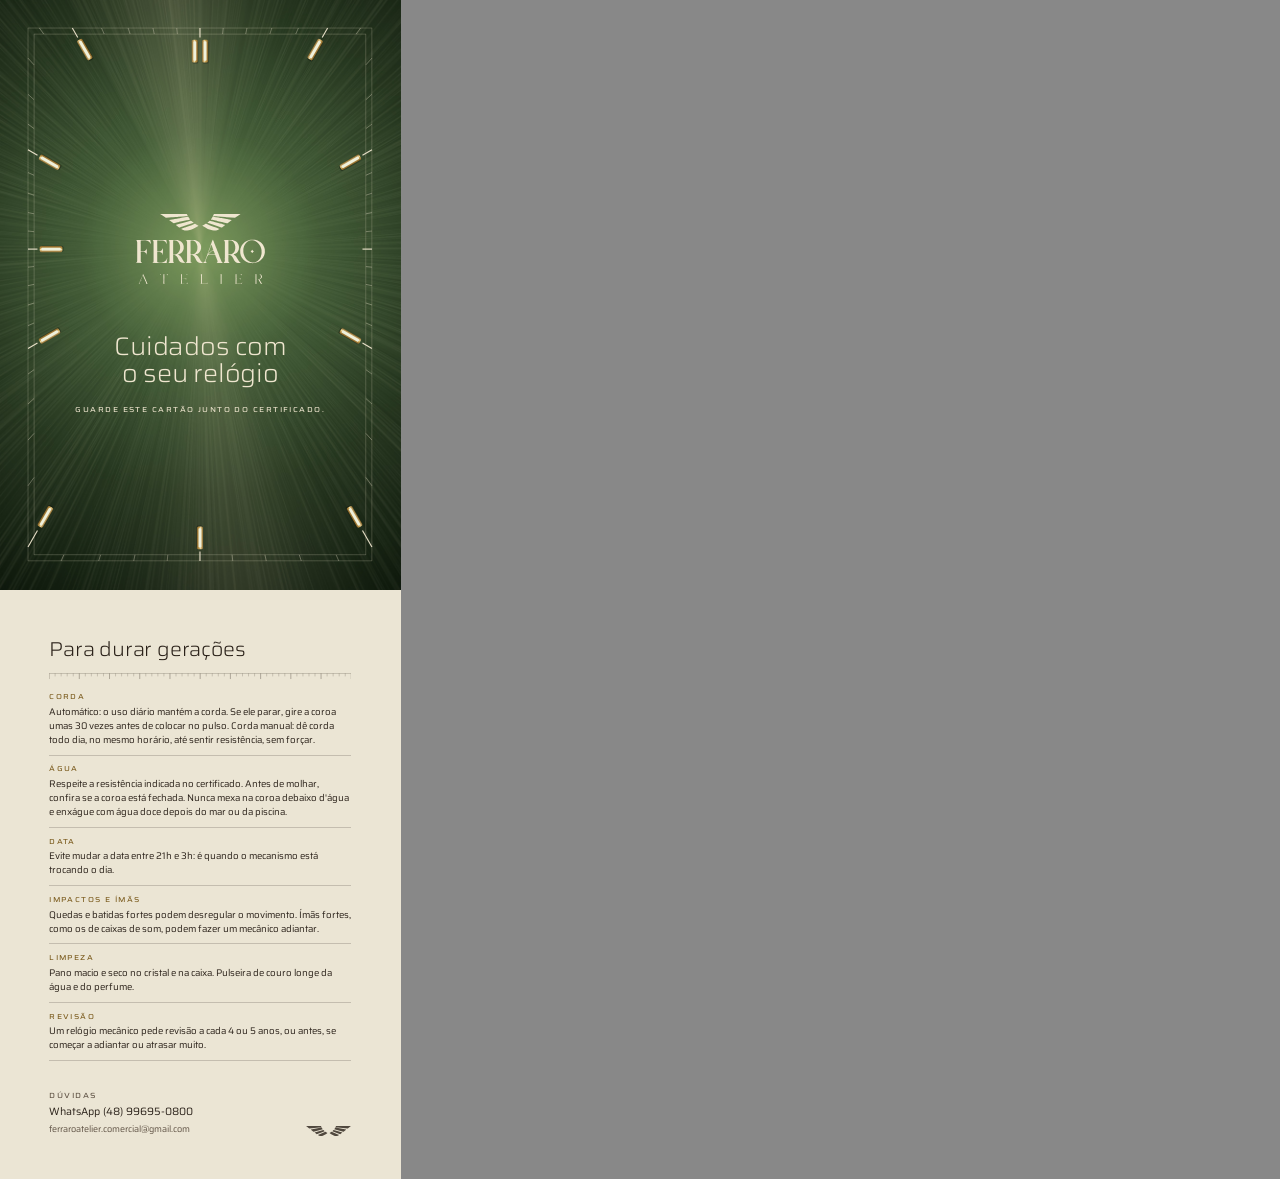
<file: branding/src/html/cartao-de-cuidados.html>
<!doctype html><html lang="pt-BR"><head><meta charset="utf-8"><title>cartao-de-cuidados</title><link href="https://fonts.googleapis.com/css2?family=Saira:wdth,wght@50..125,100..900&display=swap" rel="stylesheet">
<style>@page{size:106.0mm 156.0mm;margin:0}
*{box-sizing:border-box;margin:0;padding:0}
html,body{background:#888}
body{font-family:Saira,sans-serif;color:#2a2119;-webkit-print-color-adjust:exact;print-color-adjust:exact}
.page{position:relative;overflow:hidden;break-after:page;background:#ebe5d4}
.page:last-child{break-after:auto}
.trim{position:absolute;left:3.0mm;top:3.0mm}
.full{position:absolute;inset:0;width:100%;height:100%;object-fit:cover;display:block}
.track{position:absolute;left:0;top:0;overflow:visible}
.abs{position:absolute}
.label{font-weight:500;font-stretch:125%;text-transform:uppercase;letter-spacing:.2em;font-size:5.6pt;color:#5f5244}
.display{font-weight:300;font-stretch:112%;letter-spacing:-.01em;line-height:1.08}
.print{color:#efe6cf}
.rule{display:block}
img{display:block}
.page{width:106.0mm;height:156.0mm}
      .ca-title{left:0;right:0;top:85.0mm;text-align:center;font-size:19pt}
      .ca-sub{left:0;right:0;top:104.0mm;text-align:center;font-size:5.4pt;color:#efe6cf}
      .cb{left:10mm;right:10mm;top:10mm}
      .cb-title{font-size:15pt}
      .cb dl > div{padding:2.1mm 0;border-bottom:.15mm solid rgba(42,33,25,.2)}
      .cb dt{font-size:5.4pt;color:#7a5a1c}
      .cb dd{font-size:7.2pt;line-height:1.45;margin-top:.7mm;color:#2a2119}
      .cb-foot{left:10mm;right:10mm;bottom:8.5mm;display:flex;justify-content:space-between;align-items:end}
      .cb-foot .v{font-size:8pt;margin-top:.6mm}
      .cb-foot .v2{font-size:6.8pt;margin-top:.4mm;color:#5f5244}
    </style></head>
<body><section class="page">
      <img class="full" src="../img/laca-cuidados.jpg">
      <div class="trim" style="width:100mm;height:150mm">
        <svg class="track" viewBox="0 0 100 150" width="100mm" height="150mm" xmlns="http://www.w3.org/2000/svg"><defs><linearGradient id="gold" x1="0" y1="0" x2="1" y2="0"><stop offset="0" stop-color="#8c6a2e"/><stop offset=".45" stop-color="#f2dca0"/><stop offset=".55" stop-color="#d4ad5c"/><stop offset="1" stop-color="#7e5d24"/></linearGradient></defs><g fill="none" stroke="#efe6cf" stroke-opacity="0.45" stroke-width="0.12"><rect x="4.5" y="4.5" width="91.000" height="141.000"/><rect x="6.1" y="6.1" width="87.800" height="137.800"/></g><line x1="50.000" y1="4.500" x2="50.000" y2="7.000" stroke="#efe6cf" stroke-opacity="0.95" stroke-width="0.3"/><line x1="56.149" y1="4.500" x2="55.980" y2="6.100" stroke="#efe6cf" stroke-opacity="0.7" stroke-width="0.13"/><line x1="62.435" y1="4.500" x2="62.094" y2="6.100" stroke="#efe6cf" stroke-opacity="0.7" stroke-width="0.13"/><line x1="69.008" y1="4.500" x2="68.488" y2="6.100" stroke="#efe6cf" stroke-opacity="0.7" stroke-width="0.13"/><line x1="76.046" y1="4.500" x2="75.334" y2="6.100" stroke="#efe6cf" stroke-opacity="0.7" stroke-width="0.13"/><line x1="83.775" y1="4.500" x2="82.332" y2="7.000" stroke="#efe6cf" stroke-opacity="0.95" stroke-width="0.3"/><line x1="92.503" y1="4.500" x2="91.340" y2="6.100" stroke="#efe6cf" stroke-opacity="0.7" stroke-width="0.13"/><line x1="95.500" y1="12.467" x2="93.900" y2="14.244" stroke="#efe6cf" stroke-opacity="0.7" stroke-width="0.13"/><line x1="95.500" y1="22.032" x2="93.900" y2="23.472" stroke="#efe6cf" stroke-opacity="0.7" stroke-width="0.13"/><line x1="95.500" y1="29.942" x2="93.900" y2="31.105" stroke="#efe6cf" stroke-opacity="0.7" stroke-width="0.13"/><line x1="95.500" y1="36.731" x2="93.000" y2="38.174" stroke="#efe6cf" stroke-opacity="0.95" stroke-width="0.3"/><line x1="95.500" y1="42.742" x2="93.900" y2="43.454" stroke="#efe6cf" stroke-opacity="0.7" stroke-width="0.13"/><line x1="95.500" y1="48.216" x2="93.900" y2="48.736" stroke="#efe6cf" stroke-opacity="0.7" stroke-width="0.13"/><line x1="95.500" y1="53.329" x2="93.900" y2="53.669" stroke="#efe6cf" stroke-opacity="0.7" stroke-width="0.13"/><line x1="95.500" y1="58.218" x2="93.900" y2="58.386" stroke="#efe6cf" stroke-opacity="0.7" stroke-width="0.13"/><line x1="95.500" y1="63.000" x2="93.000" y2="63.000" stroke="#efe6cf" stroke-opacity="0.95" stroke-width="0.3"/><line x1="95.500" y1="67.782" x2="93.900" y2="67.614" stroke="#efe6cf" stroke-opacity="0.7" stroke-width="0.13"/><line x1="95.500" y1="72.671" x2="93.900" y2="72.331" stroke="#efe6cf" stroke-opacity="0.7" stroke-width="0.13"/><line x1="95.500" y1="77.784" x2="93.900" y2="77.264" stroke="#efe6cf" stroke-opacity="0.7" stroke-width="0.13"/><line x1="95.500" y1="83.258" x2="93.900" y2="82.546" stroke="#efe6cf" stroke-opacity="0.7" stroke-width="0.13"/><line x1="95.500" y1="89.269" x2="93.000" y2="87.826" stroke="#efe6cf" stroke-opacity="0.95" stroke-width="0.3"/><line x1="95.500" y1="96.058" x2="93.900" y2="94.895" stroke="#efe6cf" stroke-opacity="0.7" stroke-width="0.13"/><line x1="95.500" y1="103.968" x2="93.900" y2="102.528" stroke="#efe6cf" stroke-opacity="0.7" stroke-width="0.13"/><line x1="95.500" y1="113.533" x2="93.900" y2="111.756" stroke="#efe6cf" stroke-opacity="0.7" stroke-width="0.13"/><line x1="95.500" y1="125.625" x2="93.900" y2="123.423" stroke="#efe6cf" stroke-opacity="0.7" stroke-width="0.13"/><line x1="95.500" y1="141.808" x2="93.000" y2="137.478" stroke="#efe6cf" stroke-opacity="0.95" stroke-width="0.3"/><line x1="86.731" y1="145.500" x2="86.019" y2="143.900" stroke="#efe6cf" stroke-opacity="0.7" stroke-width="0.13"/><line x1="76.806" y1="145.500" x2="76.286" y2="143.900" stroke="#efe6cf" stroke-opacity="0.7" stroke-width="0.13"/><line x1="67.536" y1="145.500" x2="67.196" y2="143.900" stroke="#efe6cf" stroke-opacity="0.7" stroke-width="0.13"/><line x1="58.671" y1="145.500" x2="58.503" y2="143.900" stroke="#efe6cf" stroke-opacity="0.7" stroke-width="0.13"/><line x1="50.000" y1="145.500" x2="50.000" y2="143.000" stroke="#efe6cf" stroke-opacity="0.95" stroke-width="0.3"/><line x1="41.329" y1="145.500" x2="41.497" y2="143.900" stroke="#efe6cf" stroke-opacity="0.7" stroke-width="0.13"/><line x1="32.464" y1="145.500" x2="32.804" y2="143.900" stroke="#efe6cf" stroke-opacity="0.7" stroke-width="0.13"/><line x1="23.194" y1="145.500" x2="23.714" y2="143.900" stroke="#efe6cf" stroke-opacity="0.7" stroke-width="0.13"/><line x1="13.269" y1="145.500" x2="13.981" y2="143.900" stroke="#efe6cf" stroke-opacity="0.7" stroke-width="0.13"/><line x1="4.500" y1="141.808" x2="7.000" y2="137.478" stroke="#efe6cf" stroke-opacity="0.95" stroke-width="0.3"/><line x1="4.500" y1="125.625" x2="6.100" y2="123.423" stroke="#efe6cf" stroke-opacity="0.7" stroke-width="0.13"/><line x1="4.500" y1="113.533" x2="6.100" y2="111.756" stroke="#efe6cf" stroke-opacity="0.7" stroke-width="0.13"/><line x1="4.500" y1="103.968" x2="6.100" y2="102.528" stroke="#efe6cf" stroke-opacity="0.7" stroke-width="0.13"/><line x1="4.500" y1="96.058" x2="6.100" y2="94.895" stroke="#efe6cf" stroke-opacity="0.7" stroke-width="0.13"/><line x1="4.500" y1="89.269" x2="7.000" y2="87.826" stroke="#efe6cf" stroke-opacity="0.95" stroke-width="0.3"/><line x1="4.500" y1="83.258" x2="6.100" y2="82.546" stroke="#efe6cf" stroke-opacity="0.7" stroke-width="0.13"/><line x1="4.500" y1="77.784" x2="6.100" y2="77.264" stroke="#efe6cf" stroke-opacity="0.7" stroke-width="0.13"/><line x1="4.500" y1="72.671" x2="6.100" y2="72.331" stroke="#efe6cf" stroke-opacity="0.7" stroke-width="0.13"/><line x1="4.500" y1="67.782" x2="6.100" y2="67.614" stroke="#efe6cf" stroke-opacity="0.7" stroke-width="0.13"/><line x1="4.500" y1="63.000" x2="7.000" y2="63.000" stroke="#efe6cf" stroke-opacity="0.95" stroke-width="0.3"/><line x1="4.500" y1="58.218" x2="6.100" y2="58.386" stroke="#efe6cf" stroke-opacity="0.7" stroke-width="0.13"/><line x1="4.500" y1="53.329" x2="6.100" y2="53.669" stroke="#efe6cf" stroke-opacity="0.7" stroke-width="0.13"/><line x1="4.500" y1="48.216" x2="6.100" y2="48.736" stroke="#efe6cf" stroke-opacity="0.7" stroke-width="0.13"/><line x1="4.500" y1="42.742" x2="6.100" y2="43.454" stroke="#efe6cf" stroke-opacity="0.7" stroke-width="0.13"/><line x1="4.500" y1="36.731" x2="7.000" y2="38.174" stroke="#efe6cf" stroke-opacity="0.95" stroke-width="0.3"/><line x1="4.500" y1="29.942" x2="6.100" y2="31.105" stroke="#efe6cf" stroke-opacity="0.7" stroke-width="0.13"/><line x1="4.500" y1="22.032" x2="6.100" y2="23.472" stroke="#efe6cf" stroke-opacity="0.7" stroke-width="0.13"/><line x1="4.500" y1="12.467" x2="6.100" y2="14.244" stroke="#efe6cf" stroke-opacity="0.7" stroke-width="0.13"/><line x1="7.497" y1="4.500" x2="8.660" y2="6.100" stroke="#efe6cf" stroke-opacity="0.7" stroke-width="0.13"/><line x1="16.225" y1="4.500" x2="17.668" y2="7.000" stroke="#efe6cf" stroke-opacity="0.95" stroke-width="0.3"/><line x1="23.954" y1="4.500" x2="24.666" y2="6.100" stroke="#efe6cf" stroke-opacity="0.7" stroke-width="0.13"/><line x1="30.992" y1="4.500" x2="31.512" y2="6.100" stroke="#efe6cf" stroke-opacity="0.7" stroke-width="0.13"/><line x1="37.565" y1="4.500" x2="37.906" y2="6.100" stroke="#efe6cf" stroke-opacity="0.7" stroke-width="0.13"/><line x1="43.851" y1="4.500" x2="44.020" y2="6.100" stroke="#efe6cf" stroke-opacity="0.7" stroke-width="0.13"/><g transform="rotate(0 50.000 10.600)"><rect x="47.960" y="7.900" width="1.6" height="6" rx="0.4" fill="#000" fill-opacity=".3"/><rect x="47.840" y="7.600" width="1.6" height="6" rx="0.4" fill="url(#gold)"/><rect x="48.272" y="8.032" width="0.736" height="5.136" rx="0.2" fill="#eef0dc"/></g><g transform="rotate(0 50.000 10.600)"><rect x="50.680" y="7.900" width="1.6" height="6" rx="0.4" fill="#000" fill-opacity=".3"/><rect x="50.560" y="7.600" width="1.6" height="6" rx="0.4" fill="url(#gold)"/><rect x="50.992" y="8.032" width="0.736" height="5.136" rx="0.2" fill="#eef0dc"/></g><g transform="rotate(30 80.485 10.198)"><rect x="79.805" y="7.498" width="1.6" height="6" rx="0.4" fill="#000" fill-opacity=".3"/><rect x="79.685" y="7.198" width="1.6" height="6" rx="0.4" fill="url(#gold)"/><rect x="80.117" y="7.630" width="0.736" height="5.136" rx="0.2" fill="#eef0dc"/></g><g transform="rotate(60 89.802 40.020)"><rect x="89.122" y="37.320" width="1.6" height="6" rx="0.4" fill="#000" fill-opacity=".3"/><rect x="89.002" y="37.020" width="1.6" height="6" rx="0.4" fill="url(#gold)"/><rect x="89.434" y="37.452" width="0.736" height="5.136" rx="0.2" fill="#eef0dc"/></g><g transform="rotate(120 89.802 85.980)"><rect x="89.122" y="83.280" width="1.6" height="6" rx="0.4" fill="#000" fill-opacity=".3"/><rect x="89.002" y="82.980" width="1.6" height="6" rx="0.4" fill="url(#gold)"/><rect x="89.434" y="83.412" width="0.736" height="5.136" rx="0.2" fill="#eef0dc"/></g><g transform="rotate(150 90.900 133.841)"><rect x="90.220" y="131.141" width="1.6" height="6" rx="0.4" fill="#000" fill-opacity=".3"/><rect x="90.100" y="130.841" width="1.6" height="6" rx="0.4" fill="url(#gold)"/><rect x="90.532" y="131.273" width="0.736" height="5.136" rx="0.2" fill="#eef0dc"/></g><g transform="rotate(180 50.000 139.400)"><rect x="49.320" y="136.700" width="1.6" height="6" rx="0.4" fill="#000" fill-opacity=".3"/><rect x="49.200" y="136.400" width="1.6" height="6" rx="0.4" fill="url(#gold)"/><rect x="49.632" y="136.832" width="0.736" height="5.136" rx="0.2" fill="#eef0dc"/></g><g transform="rotate(210 9.100 133.841)"><rect x="8.420" y="131.141" width="1.6" height="6" rx="0.4" fill="#000" fill-opacity=".3"/><rect x="8.300" y="130.841" width="1.6" height="6" rx="0.4" fill="url(#gold)"/><rect x="8.732" y="131.273" width="0.736" height="5.136" rx="0.2" fill="#eef0dc"/></g><g transform="rotate(240 10.198 85.980)"><rect x="9.518" y="83.280" width="1.6" height="6" rx="0.4" fill="#000" fill-opacity=".3"/><rect x="9.398" y="82.980" width="1.6" height="6" rx="0.4" fill="url(#gold)"/><rect x="9.830" y="83.412" width="0.736" height="5.136" rx="0.2" fill="#eef0dc"/></g><g transform="rotate(270 10.600 63.000)"><rect x="9.920" y="60.300" width="1.6" height="6" rx="0.4" fill="#000" fill-opacity=".3"/><rect x="9.800" y="60.000" width="1.6" height="6" rx="0.4" fill="url(#gold)"/><rect x="10.232" y="60.432" width="0.736" height="5.136" rx="0.2" fill="#eef0dc"/></g><g transform="rotate(300 10.198 40.020)"><rect x="9.518" y="37.320" width="1.6" height="6" rx="0.4" fill="#000" fill-opacity=".3"/><rect x="9.398" y="37.020" width="1.6" height="6" rx="0.4" fill="url(#gold)"/><rect x="9.830" y="37.452" width="0.736" height="5.136" rx="0.2" fill="#eef0dc"/></g><g transform="rotate(330 19.515 10.198)"><rect x="18.835" y="7.498" width="1.6" height="6" rx="0.4" fill="#000" fill-opacity=".3"/><rect x="18.715" y="7.198" width="1.6" height="6" rx="0.4" fill="url(#gold)"/><rect x="19.147" y="7.630" width="0.736" height="5.136" rx="0.2" fill="#eef0dc"/></g></svg>
        <img class="abs" src="../img/empilhada-marfim.svg" style="width:34mm;left:33.0mm;top:53.7mm">
        <h1 class="abs display print ca-title">Cuidados com<br>o seu relógio</h1>
        <p class="abs label print ca-sub">Guarde este cartão junto do certificado.</p>
      </div></section><section class="page">
      <div class="trim" style="width:100mm;height:150mm">
        <div class="abs cb">
          <h2 class="display cb-title">Para durar gerações</h2>
          <div style="margin:3.4mm 0 1mm"><svg class="rule" viewBox="0 0 80 1.7" width="80mm" height="1.7mm" xmlns="http://www.w3.org/2000/svg"><g stroke-opacity="0.42"><line x1="0" y1="0.1" x2="80" y2="0.1" stroke="#2a2119" stroke-width="0.14"/><line x1="0.000" y1="0.1" x2="0.000" y2="1.60" stroke="#2a2119" stroke-width="0.2"/><line x1="1.600" y1="0.1" x2="1.600" y2="0.90" stroke="#2a2119" stroke-width="0.12"/><line x1="3.200" y1="0.1" x2="3.200" y2="0.90" stroke="#2a2119" stroke-width="0.12"/><line x1="4.800" y1="0.1" x2="4.800" y2="0.90" stroke="#2a2119" stroke-width="0.12"/><line x1="6.400" y1="0.1" x2="6.400" y2="0.90" stroke="#2a2119" stroke-width="0.12"/><line x1="8.000" y1="0.1" x2="8.000" y2="1.60" stroke="#2a2119" stroke-width="0.2"/><line x1="9.600" y1="0.1" x2="9.600" y2="0.90" stroke="#2a2119" stroke-width="0.12"/><line x1="11.200" y1="0.1" x2="11.200" y2="0.90" stroke="#2a2119" stroke-width="0.12"/><line x1="12.800" y1="0.1" x2="12.800" y2="0.90" stroke="#2a2119" stroke-width="0.12"/><line x1="14.400" y1="0.1" x2="14.400" y2="0.90" stroke="#2a2119" stroke-width="0.12"/><line x1="16.000" y1="0.1" x2="16.000" y2="1.60" stroke="#2a2119" stroke-width="0.2"/><line x1="17.600" y1="0.1" x2="17.600" y2="0.90" stroke="#2a2119" stroke-width="0.12"/><line x1="19.200" y1="0.1" x2="19.200" y2="0.90" stroke="#2a2119" stroke-width="0.12"/><line x1="20.800" y1="0.1" x2="20.800" y2="0.90" stroke="#2a2119" stroke-width="0.12"/><line x1="22.400" y1="0.1" x2="22.400" y2="0.90" stroke="#2a2119" stroke-width="0.12"/><line x1="24.000" y1="0.1" x2="24.000" y2="1.60" stroke="#2a2119" stroke-width="0.2"/><line x1="25.600" y1="0.1" x2="25.600" y2="0.90" stroke="#2a2119" stroke-width="0.12"/><line x1="27.200" y1="0.1" x2="27.200" y2="0.90" stroke="#2a2119" stroke-width="0.12"/><line x1="28.800" y1="0.1" x2="28.800" y2="0.90" stroke="#2a2119" stroke-width="0.12"/><line x1="30.400" y1="0.1" x2="30.400" y2="0.90" stroke="#2a2119" stroke-width="0.12"/><line x1="32.000" y1="0.1" x2="32.000" y2="1.60" stroke="#2a2119" stroke-width="0.2"/><line x1="33.600" y1="0.1" x2="33.600" y2="0.90" stroke="#2a2119" stroke-width="0.12"/><line x1="35.200" y1="0.1" x2="35.200" y2="0.90" stroke="#2a2119" stroke-width="0.12"/><line x1="36.800" y1="0.1" x2="36.800" y2="0.90" stroke="#2a2119" stroke-width="0.12"/><line x1="38.400" y1="0.1" x2="38.400" y2="0.90" stroke="#2a2119" stroke-width="0.12"/><line x1="40.000" y1="0.1" x2="40.000" y2="1.60" stroke="#2a2119" stroke-width="0.2"/><line x1="41.600" y1="0.1" x2="41.600" y2="0.90" stroke="#2a2119" stroke-width="0.12"/><line x1="43.200" y1="0.1" x2="43.200" y2="0.90" stroke="#2a2119" stroke-width="0.12"/><line x1="44.800" y1="0.1" x2="44.800" y2="0.90" stroke="#2a2119" stroke-width="0.12"/><line x1="46.400" y1="0.1" x2="46.400" y2="0.90" stroke="#2a2119" stroke-width="0.12"/><line x1="48.000" y1="0.1" x2="48.000" y2="1.60" stroke="#2a2119" stroke-width="0.2"/><line x1="49.600" y1="0.1" x2="49.600" y2="0.90" stroke="#2a2119" stroke-width="0.12"/><line x1="51.200" y1="0.1" x2="51.200" y2="0.90" stroke="#2a2119" stroke-width="0.12"/><line x1="52.800" y1="0.1" x2="52.800" y2="0.90" stroke="#2a2119" stroke-width="0.12"/><line x1="54.400" y1="0.1" x2="54.400" y2="0.90" stroke="#2a2119" stroke-width="0.12"/><line x1="56.000" y1="0.1" x2="56.000" y2="1.60" stroke="#2a2119" stroke-width="0.2"/><line x1="57.600" y1="0.1" x2="57.600" y2="0.90" stroke="#2a2119" stroke-width="0.12"/><line x1="59.200" y1="0.1" x2="59.200" y2="0.90" stroke="#2a2119" stroke-width="0.12"/><line x1="60.800" y1="0.1" x2="60.800" y2="0.90" stroke="#2a2119" stroke-width="0.12"/><line x1="62.400" y1="0.1" x2="62.400" y2="0.90" stroke="#2a2119" stroke-width="0.12"/><line x1="64.000" y1="0.1" x2="64.000" y2="1.60" stroke="#2a2119" stroke-width="0.2"/><line x1="65.600" y1="0.1" x2="65.600" y2="0.90" stroke="#2a2119" stroke-width="0.12"/><line x1="67.200" y1="0.1" x2="67.200" y2="0.90" stroke="#2a2119" stroke-width="0.12"/><line x1="68.800" y1="0.1" x2="68.800" y2="0.90" stroke="#2a2119" stroke-width="0.12"/><line x1="70.400" y1="0.1" x2="70.400" y2="0.90" stroke="#2a2119" stroke-width="0.12"/><line x1="72.000" y1="0.1" x2="72.000" y2="1.60" stroke="#2a2119" stroke-width="0.2"/><line x1="73.600" y1="0.1" x2="73.600" y2="0.90" stroke="#2a2119" stroke-width="0.12"/><line x1="75.200" y1="0.1" x2="75.200" y2="0.90" stroke="#2a2119" stroke-width="0.12"/><line x1="76.800" y1="0.1" x2="76.800" y2="0.90" stroke="#2a2119" stroke-width="0.12"/><line x1="78.400" y1="0.1" x2="78.400" y2="0.90" stroke="#2a2119" stroke-width="0.12"/><line x1="80.000" y1="0.1" x2="80.000" y2="1.60" stroke="#2a2119" stroke-width="0.2"/></g></svg></div>
          <dl><div><dt class="label">Corda</dt><dd>Automático: o uso diário mantém a corda. Se ele parar, gire a coroa umas 30 vezes antes de colocar no pulso. Corda manual: dê corda todo dia, no mesmo horário, até sentir resistência, sem forçar.</dd></div><div><dt class="label">Água</dt><dd>Respeite a resistência indicada no certificado. Antes de molhar, confira se a coroa está fechada. Nunca mexa na coroa debaixo d'água e enxágue com água doce depois do mar ou da piscina.</dd></div><div><dt class="label">Data</dt><dd>Evite mudar a data entre 21h e 3h: é quando o mecanismo está trocando o dia.</dd></div><div><dt class="label">Impactos e ímãs</dt><dd>Quedas e batidas fortes podem desregular o movimento. Ímãs fortes, como os de caixas de som, podem fazer um mecânico adiantar.</dd></div><div><dt class="label">Limpeza</dt><dd>Pano macio e seco no cristal e na caixa. Pulseira de couro longe da água e do perfume.</dd></div><div><dt class="label">Revisão</dt><dd>Um relógio mecânico pede revisão a cada 4 ou 5 anos, ou antes, se começar a adiantar ou atrasar muito.</dd></div></dl>
        </div>
        <div class="abs cb-foot">
          <div><p class="label">Dúvidas</p><p class="v">WhatsApp (48) 99695-0800</p><p class="v2">ferraroatelier.comercial@gmail.com</p></div>
          <img src="../img/asas-tinta.svg" style="width:12mm;opacity:.8">
        </div>
      </div></section></body></html>
</file>
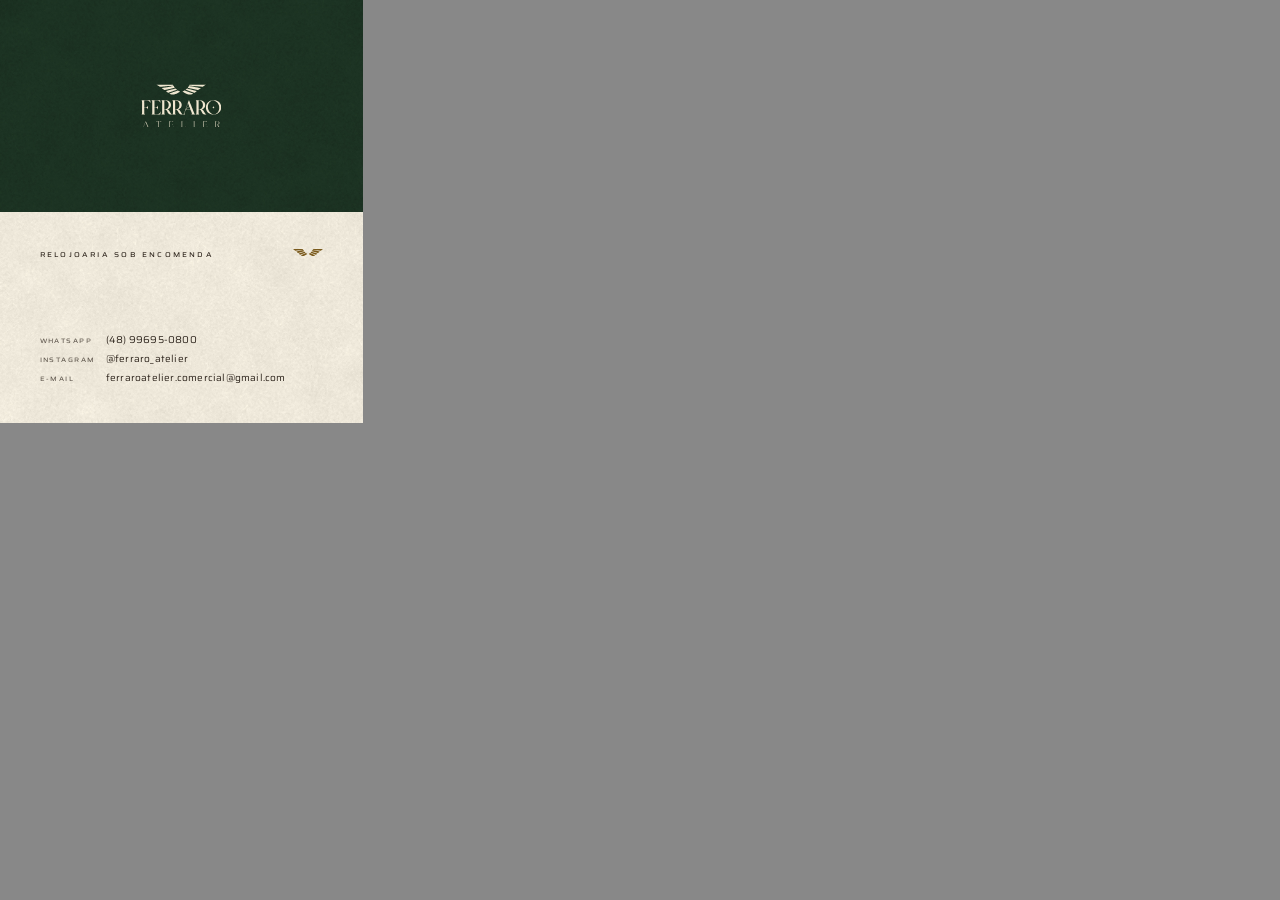
<file: branding/src/html/cartao-de-visita-algodao.html>
<!doctype html><html lang="pt-BR"><head><meta charset="utf-8"><title>cartao-de-visita-algodao</title><link href="https://fonts.googleapis.com/css2?family=Saira:wdth,wght@50..125,100..900&display=swap" rel="stylesheet">
<style>@page{size:96.0mm 56.0mm;margin:0}
*{box-sizing:border-box;margin:0;padding:0}
html,body{background:#888}
body{font-family:Saira,sans-serif;color:#2a2119;-webkit-print-color-adjust:exact;print-color-adjust:exact}
.page{position:relative;overflow:hidden;break-after:page;background:#ebe5d4}
.page:last-child{break-after:auto}
.trim{position:absolute;left:3.0mm;top:3.0mm}
.full{position:absolute;inset:0;width:100%;height:100%;object-fit:cover;display:block}
.track{position:absolute;left:0;top:0;overflow:visible}
.abs{position:absolute}
.label{font-weight:500;font-stretch:125%;text-transform:uppercase;letter-spacing:.2em;font-size:5.6pt;color:#5f5244}
.display{font-weight:300;font-stretch:112%;letter-spacing:-.01em;line-height:1.08}
.print{color:#efe6cf}
.rule{display:block}
img{display:block}
.page{width:96.0mm;height:56.0mm}
.mark{position:absolute;left:50%;top:50%;translate:-50% -50%}
.back-in{position:absolute;inset:7mm 7.5mm}
.tag{font-weight:500;font-stretch:125%;text-transform:uppercase;letter-spacing:.32em;font-size:5.2pt}
.ct{position:absolute;left:0;bottom:0;display:grid;gap:1.1mm;font-size:7.4pt;letter-spacing:.02em;font-stretch:104%}
.ct span{display:inline-block;width:17.5mm;font-weight:500;font-stretch:125%;text-transform:uppercase;letter-spacing:.22em;font-size:4.8pt;opacity:.72}
.wg{position:absolute;right:0;top:0;width:8mm}
.hair{position:absolute;left:0;right:0;top:50%;height:0;border-top:.12mm solid currentColor;opacity:.22}
</style></head>
<body><section class="page"><img class="full" src="../img/cartao-algodao-verde.jpg"><div class="trim" style="width:90mm;height:50mm"><img class="mark" src="../img/empilhada-marfim.svg" style="width:21mm"></div></section><section class="page"><img class="full" src="../img/cartao-algodao-claro.jpg"><div class="trim" style="width:90mm;height:50mm"><div class="back-in" style="color:#2a2119">
      <p class="tag">Relojoaria sob encomenda</p>
      <img class="wg" src="../img/asas-ouro.svg">
      <div class="ct"><p><span>WhatsApp</span>(48) 99695-0800</p><p><span>Instagram</span>@ferraro_atelier</p><p><span>E-mail</span>ferraroatelier.comercial@gmail.com</p></div>
    </div></div></section></body></html>
</file>
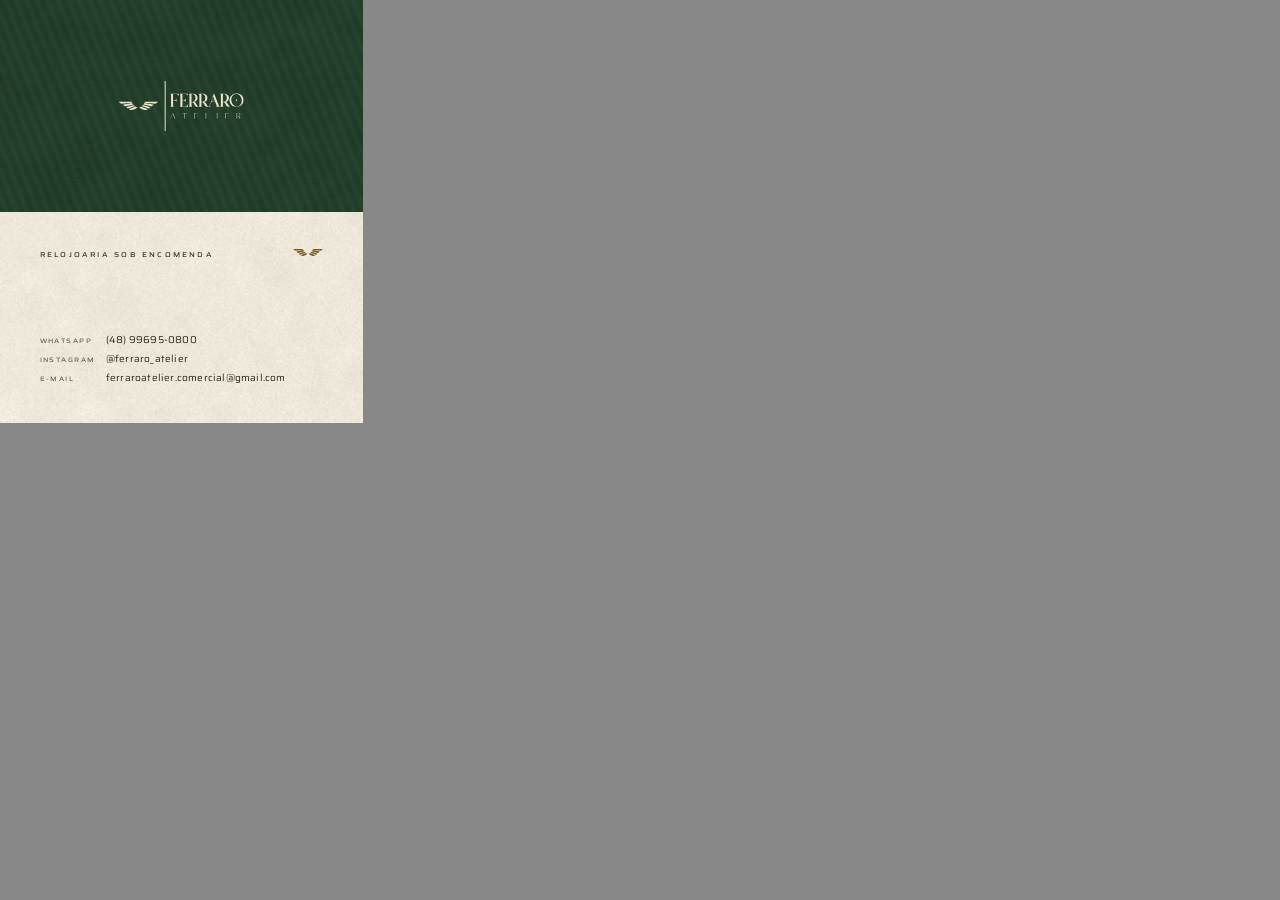
<file: branding/src/html/cartao-de-visita-genebra.html>
<!doctype html><html lang="pt-BR"><head><meta charset="utf-8"><title>cartao-de-visita-genebra</title><link href="https://fonts.googleapis.com/css2?family=Saira:wdth,wght@50..125,100..900&display=swap" rel="stylesheet">
<style>@page{size:96.0mm 56.0mm;margin:0}
*{box-sizing:border-box;margin:0;padding:0}
html,body{background:#888}
body{font-family:Saira,sans-serif;color:#2a2119;-webkit-print-color-adjust:exact;print-color-adjust:exact}
.page{position:relative;overflow:hidden;break-after:page;background:#ebe5d4}
.page:last-child{break-after:auto}
.trim{position:absolute;left:3.0mm;top:3.0mm}
.full{position:absolute;inset:0;width:100%;height:100%;object-fit:cover;display:block}
.track{position:absolute;left:0;top:0;overflow:visible}
.abs{position:absolute}
.label{font-weight:500;font-stretch:125%;text-transform:uppercase;letter-spacing:.2em;font-size:5.6pt;color:#5f5244}
.display{font-weight:300;font-stretch:112%;letter-spacing:-.01em;line-height:1.08}
.print{color:#efe6cf}
.rule{display:block}
img{display:block}
.page{width:96.0mm;height:56.0mm}
.mark{position:absolute;left:50%;top:50%;translate:-50% -50%}
.back-in{position:absolute;inset:7mm 7.5mm}
.tag{font-weight:500;font-stretch:125%;text-transform:uppercase;letter-spacing:.32em;font-size:5.2pt}
.ct{position:absolute;left:0;bottom:0;display:grid;gap:1.1mm;font-size:7.4pt;letter-spacing:.02em;font-stretch:104%}
.ct span{display:inline-block;width:17.5mm;font-weight:500;font-stretch:125%;text-transform:uppercase;letter-spacing:.22em;font-size:4.8pt;opacity:.72}
.wg{position:absolute;right:0;top:0;width:8mm}
.hair{position:absolute;left:0;right:0;top:50%;height:0;border-top:.12mm solid currentColor;opacity:.22}
</style></head>
<body><section class="page"><img class="full" src="../img/cartao-genebra-verde.jpg"><div class="trim" style="width:90mm;height:50mm"><img class="mark" src="../img/horizontal-marfim.svg" style="width:33mm"></div></section><section class="page"><img class="full" src="../img/cartao-algodao-claro.jpg"><div class="trim" style="width:90mm;height:50mm"><div class="back-in" style="color:#2a2119">
      <p class="tag">Relojoaria sob encomenda</p>
      <img class="wg" src="../img/asas-ouro.svg">
      <div class="ct"><p><span>WhatsApp</span>(48) 99695-0800</p><p><span>Instagram</span>@ferraro_atelier</p><p><span>E-mail</span>ferraroatelier.comercial@gmail.com</p></div>
    </div></div></section></body></html>
</file>
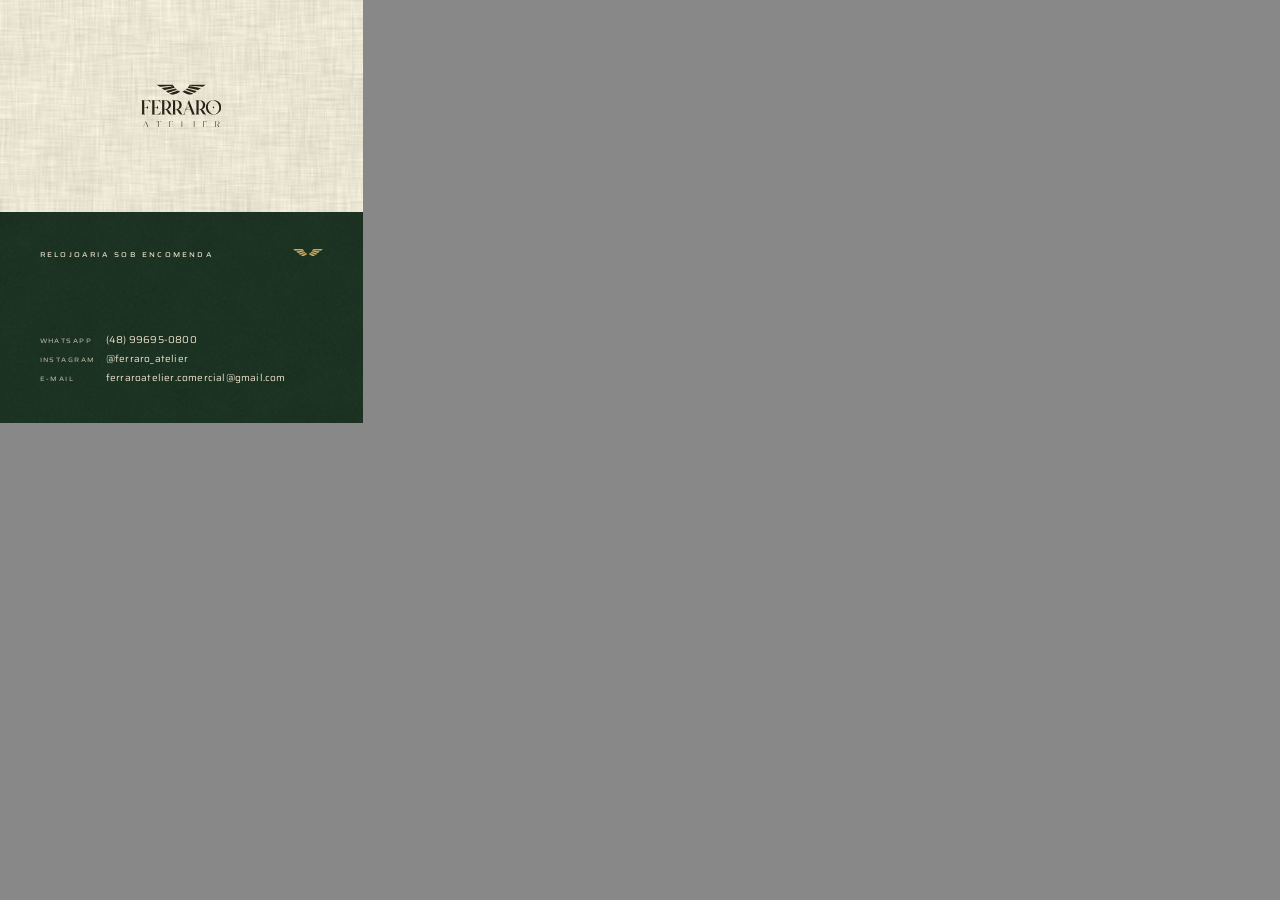
<file: branding/src/html/cartao-de-visita-linho.html>
<!doctype html><html lang="pt-BR"><head><meta charset="utf-8"><title>cartao-de-visita-linho</title><link href="https://fonts.googleapis.com/css2?family=Saira:wdth,wght@50..125,100..900&display=swap" rel="stylesheet">
<style>@page{size:96.0mm 56.0mm;margin:0}
*{box-sizing:border-box;margin:0;padding:0}
html,body{background:#888}
body{font-family:Saira,sans-serif;color:#2a2119;-webkit-print-color-adjust:exact;print-color-adjust:exact}
.page{position:relative;overflow:hidden;break-after:page;background:#ebe5d4}
.page:last-child{break-after:auto}
.trim{position:absolute;left:3.0mm;top:3.0mm}
.full{position:absolute;inset:0;width:100%;height:100%;object-fit:cover;display:block}
.track{position:absolute;left:0;top:0;overflow:visible}
.abs{position:absolute}
.label{font-weight:500;font-stretch:125%;text-transform:uppercase;letter-spacing:.2em;font-size:5.6pt;color:#5f5244}
.display{font-weight:300;font-stretch:112%;letter-spacing:-.01em;line-height:1.08}
.print{color:#efe6cf}
.rule{display:block}
img{display:block}
.page{width:96.0mm;height:56.0mm}
.mark{position:absolute;left:50%;top:50%;translate:-50% -50%}
.back-in{position:absolute;inset:7mm 7.5mm}
.tag{font-weight:500;font-stretch:125%;text-transform:uppercase;letter-spacing:.32em;font-size:5.2pt}
.ct{position:absolute;left:0;bottom:0;display:grid;gap:1.1mm;font-size:7.4pt;letter-spacing:.02em;font-stretch:104%}
.ct span{display:inline-block;width:17.5mm;font-weight:500;font-stretch:125%;text-transform:uppercase;letter-spacing:.22em;font-size:4.8pt;opacity:.72}
.wg{position:absolute;right:0;top:0;width:8mm}
.hair{position:absolute;left:0;right:0;top:50%;height:0;border-top:.12mm solid currentColor;opacity:.22}
</style></head>
<body><section class="page"><img class="full" src="../img/cartao-linho-claro.jpg"><div class="trim" style="width:90mm;height:50mm"><img class="mark" src="../img/empilhada-tinta.svg" style="width:21mm"></div></section><section class="page"><img class="full" src="../img/cartao-algodao-verde.jpg"><div class="trim" style="width:90mm;height:50mm"><div class="back-in" style="color:#efe6cf">
      <p class="tag">Relojoaria sob encomenda</p>
      <img class="wg" src="../img/asas-ouro-claro.svg">
      <div class="ct"><p><span>WhatsApp</span>(48) 99695-0800</p><p><span>Instagram</span>@ferraro_atelier</p><p><span>E-mail</span>ferraroatelier.comercial@gmail.com</p></div>
    </div></div></section></body></html>
</file>
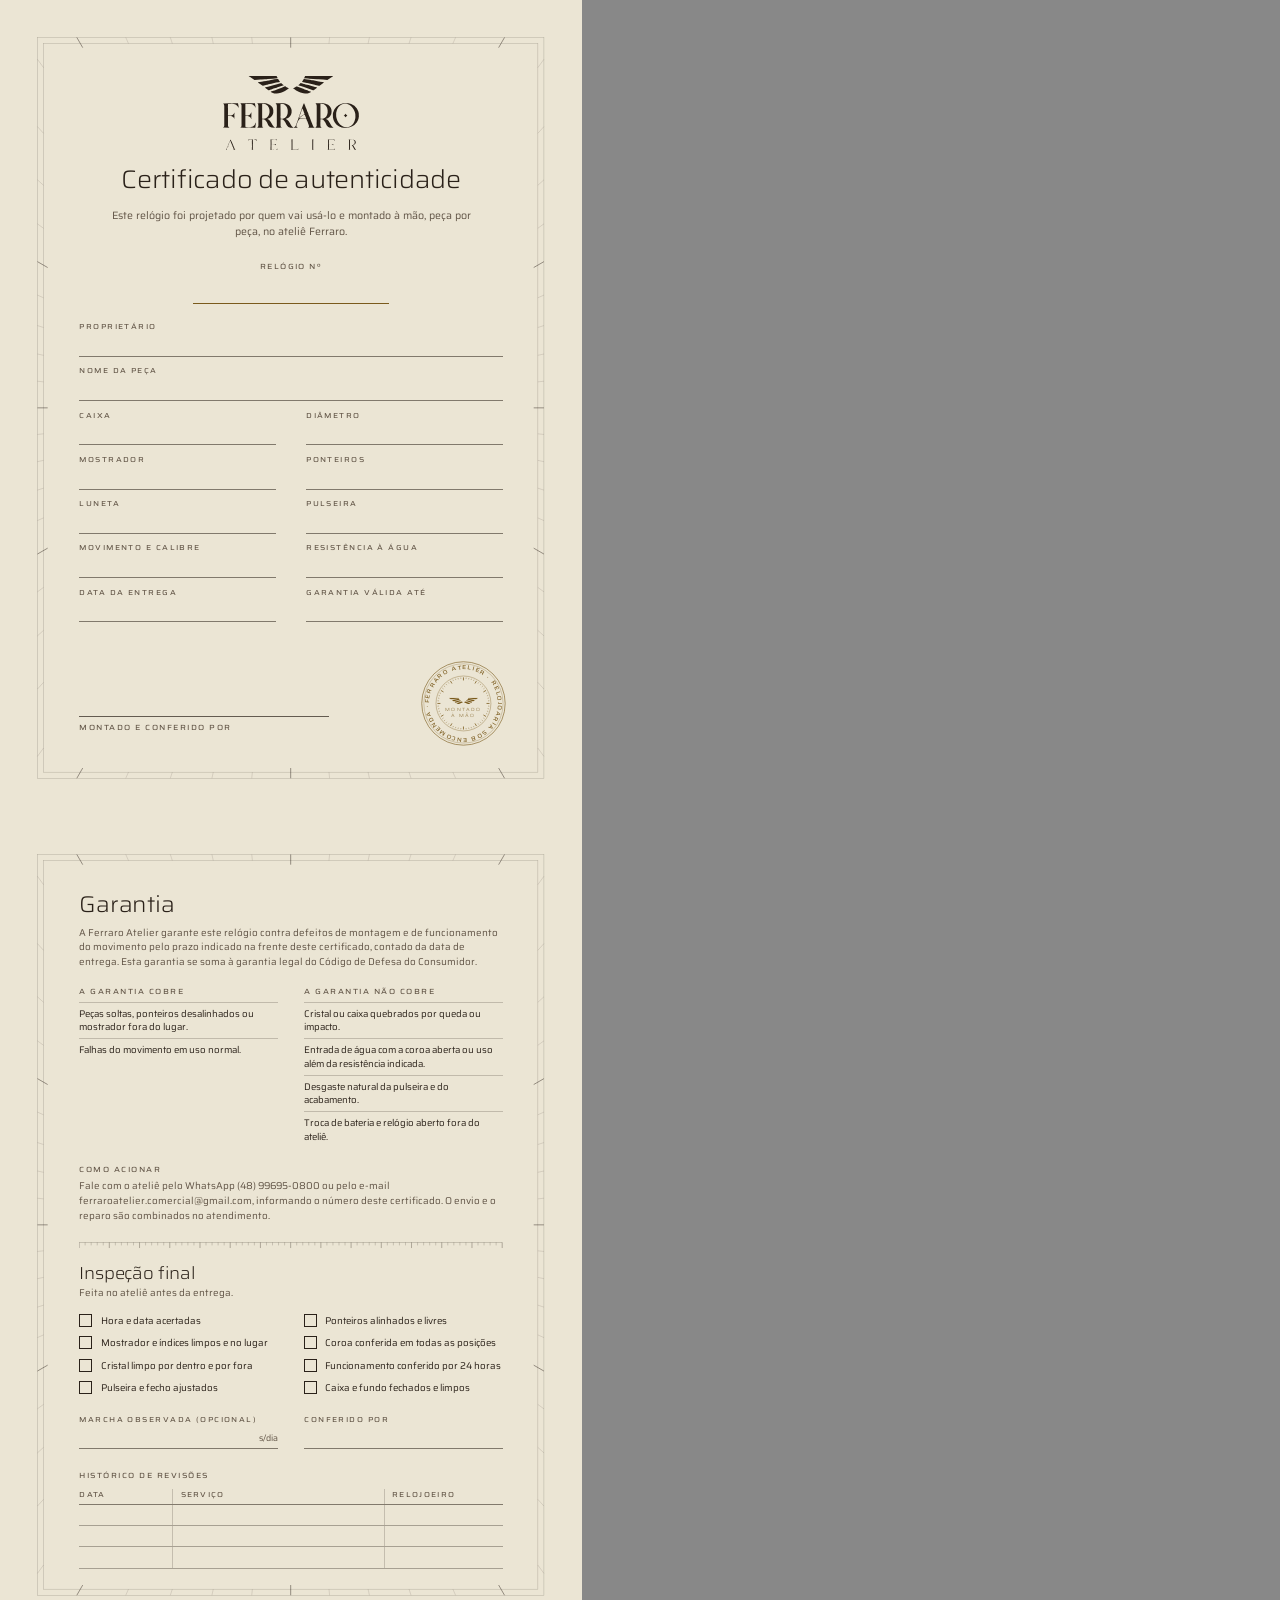
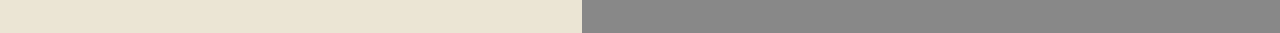
<file: branding/src/html/certificado-garantia.html>
<!doctype html><html lang="pt-BR"><head><meta charset="utf-8"><title>certificado-garantia</title><link href="https://fonts.googleapis.com/css2?family=Saira:wdth,wght@50..125,100..900&display=swap" rel="stylesheet">
<style>@page{size:154.0mm 216.0mm;margin:0}
*{box-sizing:border-box;margin:0;padding:0}
html,body{background:#888}
body{font-family:Saira,sans-serif;color:#2a2119;-webkit-print-color-adjust:exact;print-color-adjust:exact}
.page{position:relative;overflow:hidden;break-after:page;background:#ebe5d4}
.page:last-child{break-after:auto}
.trim{position:absolute;left:3.0mm;top:3.0mm}
.full{position:absolute;inset:0;width:100%;height:100%;object-fit:cover;display:block}
.track{position:absolute;left:0;top:0;overflow:visible}
.abs{position:absolute}
.label{font-weight:500;font-stretch:125%;text-transform:uppercase;letter-spacing:.2em;font-size:5.6pt;color:#5f5244}
.display{font-weight:300;font-stretch:112%;letter-spacing:-.01em;line-height:1.08}
.print{color:#efe6cf}
.rule{display:block}
img{display:block}
.page{width:154.0mm;height:216.0mm}
      .c-title{left:0;right:0;top:41mm;text-align:center;font-size:19pt}
      .c-lead{left:26mm;right:26mm;top:52mm;text-align:center;font-size:8pt;line-height:1.5;color:#5f5244}
      .c-num{left:48.0mm;width:52mm;top:66mm;text-align:center}
      .c-num i{display:block;height:8.5mm;border-bottom:.3mm solid #7a5a1c}
      .c-fields{left:18mm;right:18mm;top:82mm;display:grid;grid-template-columns:1fr 1fr;column-gap:8mm;row-gap:2.3mm}
      .f .label{font-size:5.4pt}
      .f i{display:block;height:6.5mm;border-bottom:.2mm solid rgba(42,33,25,.55)}
      .f.w2{grid-column:1 / -1}
      .c-sign{left:18mm;bottom:19mm;width:66mm}
      .c-sign i{display:block;height:9mm;border-bottom:.2mm solid rgba(42,33,25,.7);margin-bottom:1.4mm}
      .g-col{left:18mm;right:18mm;top:17mm}
      .g-title{font-size:17pt}
      .i-title{font-size:13pt}
      .g-p{font-size:7.4pt;line-height:1.5;color:#5f5244;margin-top:2.4mm}
      .g-two{display:grid;grid-template-columns:1fr 1fr;gap:7mm;margin-top:4.2mm}
      .g-list{list-style:none;margin-top:1.3mm}
      .g-list li{font-size:7.2pt;line-height:1.42;color:#2a2119;padding:1.1mm 0;border-top:.15mm solid rgba(42,33,25,.22)}
      .i-list{list-style:none;display:grid;grid-template-columns:1fr 1fr;column-gap:7mm;row-gap:1.9mm;margin-top:3.2mm}
      .i-list li{display:flex;align-items:center;gap:2.2mm;font-size:7.3pt}
      .i-list b{flex:none;width:3.4mm;height:3.4mm;border:.22mm solid #2a2119}
      .i-foot{display:grid;grid-template-columns:1fr 1fr;gap:7mm;margin-top:5mm}
      .i-foot .f{position:relative}
      .i-foot .u{position:absolute;right:0;bottom:1mm;font-size:6.6pt;color:#5f5244}
      .rev{width:100%;border-collapse:collapse;margin-top:2mm;font-size:5.4pt}
      .rev th{text-align:left;font-weight:500;font-stretch:125%;letter-spacing:.18em;text-transform:uppercase;color:#5f5244;padding:0 0 1.2mm;border-bottom:.2mm solid rgba(42,33,25,.55)}
      .rev th:nth-child(1){width:22%} .rev th:nth-child(3){width:28%}
      .rev td{height:5.6mm;border-bottom:.15mm solid rgba(42,33,25,.35)}
      .rev td + td, .rev th + th{border-left:.15mm solid rgba(42,33,25,.2);padding-left:2mm}
    </style></head>
<body><section class="page">
      <div class="trim" style="width:148mm;height:210mm">
        <svg class="track" viewBox="0 0 148 210" width="148mm" height="210mm" xmlns="http://www.w3.org/2000/svg"><defs><linearGradient id="gold" x1="0" y1="0" x2="1" y2="0"><stop offset="0" stop-color="#8c6a2e"/><stop offset=".45" stop-color="#f2dca0"/><stop offset=".55" stop-color="#d4ad5c"/><stop offset="1" stop-color="#7e5d24"/></linearGradient></defs><g fill="none" stroke="#2a2119" stroke-opacity="0.3" stroke-width="0.12"><rect x="7" y="7" width="134.000" height="196.000"/><rect x="8.6" y="8.6" width="130.800" height="192.800"/></g><line x1="74.000" y1="7.000" x2="74.000" y2="9.700" stroke="#2a2119" stroke-opacity="0.55" stroke-width="0.22"/><line x1="84.300" y1="7.000" x2="84.132" y2="8.600" stroke="#2a2119" stroke-opacity="0.32" stroke-width="0.1"/><line x1="94.831" y1="7.000" x2="94.490" y2="8.600" stroke="#2a2119" stroke-opacity="0.32" stroke-width="0.1"/><line x1="105.842" y1="7.000" x2="105.322" y2="8.600" stroke="#2a2119" stroke-opacity="0.32" stroke-width="0.1"/><line x1="117.632" y1="7.000" x2="116.920" y2="8.600" stroke="#2a2119" stroke-opacity="0.32" stroke-width="0.1"/><line x1="130.580" y1="7.000" x2="129.021" y2="9.700" stroke="#2a2119" stroke-opacity="0.55" stroke-width="0.22"/><line x1="141.000" y1="12.782" x2="139.400" y2="14.985" stroke="#2a2119" stroke-opacity="0.32" stroke-width="0.1"/><line x1="141.000" y1="30.589" x2="139.400" y2="32.366" stroke="#2a2119" stroke-opacity="0.32" stroke-width="0.1"/><line x1="141.000" y1="44.673" x2="139.400" y2="46.114" stroke="#2a2119" stroke-opacity="0.32" stroke-width="0.1"/><line x1="141.000" y1="56.322" x2="139.400" y2="57.484" stroke="#2a2119" stroke-opacity="0.32" stroke-width="0.1"/><line x1="141.000" y1="66.318" x2="138.300" y2="67.876" stroke="#2a2119" stroke-opacity="0.55" stroke-width="0.22"/><line x1="141.000" y1="75.170" x2="139.400" y2="75.882" stroke="#2a2119" stroke-opacity="0.32" stroke-width="0.1"/><line x1="141.000" y1="83.230" x2="139.400" y2="83.750" stroke="#2a2119" stroke-opacity="0.32" stroke-width="0.1"/><line x1="141.000" y1="90.759" x2="139.400" y2="91.099" stroke="#2a2119" stroke-opacity="0.32" stroke-width="0.1"/><line x1="141.000" y1="97.958" x2="139.400" y2="98.126" stroke="#2a2119" stroke-opacity="0.32" stroke-width="0.1"/><line x1="141.000" y1="105.000" x2="138.300" y2="105.000" stroke="#2a2119" stroke-opacity="0.55" stroke-width="0.22"/><line x1="141.000" y1="112.042" x2="139.400" y2="111.874" stroke="#2a2119" stroke-opacity="0.32" stroke-width="0.1"/><line x1="141.000" y1="119.241" x2="139.400" y2="118.901" stroke="#2a2119" stroke-opacity="0.32" stroke-width="0.1"/><line x1="141.000" y1="126.770" x2="139.400" y2="126.250" stroke="#2a2119" stroke-opacity="0.32" stroke-width="0.1"/><line x1="141.000" y1="134.830" x2="139.400" y2="134.118" stroke="#2a2119" stroke-opacity="0.32" stroke-width="0.1"/><line x1="141.000" y1="143.682" x2="138.300" y2="142.124" stroke="#2a2119" stroke-opacity="0.55" stroke-width="0.22"/><line x1="141.000" y1="153.678" x2="139.400" y2="152.516" stroke="#2a2119" stroke-opacity="0.32" stroke-width="0.1"/><line x1="141.000" y1="165.327" x2="139.400" y2="163.886" stroke="#2a2119" stroke-opacity="0.32" stroke-width="0.1"/><line x1="141.000" y1="179.411" x2="139.400" y2="177.634" stroke="#2a2119" stroke-opacity="0.32" stroke-width="0.1"/><line x1="141.000" y1="197.218" x2="139.400" y2="195.015" stroke="#2a2119" stroke-opacity="0.32" stroke-width="0.1"/><line x1="130.580" y1="203.000" x2="129.021" y2="200.300" stroke="#2a2119" stroke-opacity="0.55" stroke-width="0.22"/><line x1="117.632" y1="203.000" x2="116.920" y2="201.400" stroke="#2a2119" stroke-opacity="0.32" stroke-width="0.1"/><line x1="105.842" y1="203.000" x2="105.322" y2="201.400" stroke="#2a2119" stroke-opacity="0.32" stroke-width="0.1"/><line x1="94.831" y1="203.000" x2="94.490" y2="201.400" stroke="#2a2119" stroke-opacity="0.32" stroke-width="0.1"/><line x1="84.300" y1="203.000" x2="84.132" y2="201.400" stroke="#2a2119" stroke-opacity="0.32" stroke-width="0.1"/><line x1="74.000" y1="203.000" x2="74.000" y2="200.300" stroke="#2a2119" stroke-opacity="0.55" stroke-width="0.22"/><line x1="63.700" y1="203.000" x2="63.868" y2="201.400" stroke="#2a2119" stroke-opacity="0.32" stroke-width="0.1"/><line x1="53.169" y1="203.000" x2="53.510" y2="201.400" stroke="#2a2119" stroke-opacity="0.32" stroke-width="0.1"/><line x1="42.158" y1="203.000" x2="42.678" y2="201.400" stroke="#2a2119" stroke-opacity="0.32" stroke-width="0.1"/><line x1="30.368" y1="203.000" x2="31.080" y2="201.400" stroke="#2a2119" stroke-opacity="0.32" stroke-width="0.1"/><line x1="17.420" y1="203.000" x2="18.979" y2="200.300" stroke="#2a2119" stroke-opacity="0.55" stroke-width="0.22"/><line x1="7.000" y1="197.218" x2="8.600" y2="195.015" stroke="#2a2119" stroke-opacity="0.32" stroke-width="0.1"/><line x1="7.000" y1="179.411" x2="8.600" y2="177.634" stroke="#2a2119" stroke-opacity="0.32" stroke-width="0.1"/><line x1="7.000" y1="165.327" x2="8.600" y2="163.886" stroke="#2a2119" stroke-opacity="0.32" stroke-width="0.1"/><line x1="7.000" y1="153.678" x2="8.600" y2="152.516" stroke="#2a2119" stroke-opacity="0.32" stroke-width="0.1"/><line x1="7.000" y1="143.682" x2="9.700" y2="142.124" stroke="#2a2119" stroke-opacity="0.55" stroke-width="0.22"/><line x1="7.000" y1="134.830" x2="8.600" y2="134.118" stroke="#2a2119" stroke-opacity="0.32" stroke-width="0.1"/><line x1="7.000" y1="126.770" x2="8.600" y2="126.250" stroke="#2a2119" stroke-opacity="0.32" stroke-width="0.1"/><line x1="7.000" y1="119.241" x2="8.600" y2="118.901" stroke="#2a2119" stroke-opacity="0.32" stroke-width="0.1"/><line x1="7.000" y1="112.042" x2="8.600" y2="111.874" stroke="#2a2119" stroke-opacity="0.32" stroke-width="0.1"/><line x1="7.000" y1="105.000" x2="9.700" y2="105.000" stroke="#2a2119" stroke-opacity="0.55" stroke-width="0.22"/><line x1="7.000" y1="97.958" x2="8.600" y2="98.126" stroke="#2a2119" stroke-opacity="0.32" stroke-width="0.1"/><line x1="7.000" y1="90.759" x2="8.600" y2="91.099" stroke="#2a2119" stroke-opacity="0.32" stroke-width="0.1"/><line x1="7.000" y1="83.230" x2="8.600" y2="83.750" stroke="#2a2119" stroke-opacity="0.32" stroke-width="0.1"/><line x1="7.000" y1="75.170" x2="8.600" y2="75.882" stroke="#2a2119" stroke-opacity="0.32" stroke-width="0.1"/><line x1="7.000" y1="66.318" x2="9.700" y2="67.876" stroke="#2a2119" stroke-opacity="0.55" stroke-width="0.22"/><line x1="7.000" y1="56.322" x2="8.600" y2="57.484" stroke="#2a2119" stroke-opacity="0.32" stroke-width="0.1"/><line x1="7.000" y1="44.673" x2="8.600" y2="46.114" stroke="#2a2119" stroke-opacity="0.32" stroke-width="0.1"/><line x1="7.000" y1="30.589" x2="8.600" y2="32.366" stroke="#2a2119" stroke-opacity="0.32" stroke-width="0.1"/><line x1="7.000" y1="12.782" x2="8.600" y2="14.985" stroke="#2a2119" stroke-opacity="0.32" stroke-width="0.1"/><line x1="17.420" y1="7.000" x2="18.979" y2="9.700" stroke="#2a2119" stroke-opacity="0.55" stroke-width="0.22"/><line x1="30.368" y1="7.000" x2="31.080" y2="8.600" stroke="#2a2119" stroke-opacity="0.32" stroke-width="0.1"/><line x1="42.158" y1="7.000" x2="42.678" y2="8.600" stroke="#2a2119" stroke-opacity="0.32" stroke-width="0.1"/><line x1="53.169" y1="7.000" x2="53.510" y2="8.600" stroke="#2a2119" stroke-opacity="0.32" stroke-width="0.1"/><line x1="63.700" y1="7.000" x2="63.868" y2="8.600" stroke="#2a2119" stroke-opacity="0.32" stroke-width="0.1"/></svg>
        <img class="abs" src="../img/empilhada-tinta.svg" style="width:36mm;left:56.0mm;top:17mm">
        <h1 class="abs display c-title">Certificado de autenticidade</h1>
        <p class="abs c-lead">Este relógio foi projetado por quem vai usá-lo e montado à mão, peça por peça, no ateliê Ferraro.</p>
        <div class="abs c-num"><p class="label">Relógio nº</p><i></i></div>
        <div class="abs c-fields">
          <div class="f w2"><p class="label">Proprietário</p><i></i></div><div class="f w2"><p class="label">Nome da peça</p><i></i></div>
          <div class="f "><p class="label">Caixa</p><i></i></div><div class="f "><p class="label">Diâmetro</p><i></i></div>
          <div class="f "><p class="label">Mostrador</p><i></i></div><div class="f "><p class="label">Ponteiros</p><i></i></div>
          <div class="f "><p class="label">Luneta</p><i></i></div><div class="f "><p class="label">Pulseira</p><i></i></div>
          <div class="f "><p class="label">Movimento e calibre</p><i></i></div><div class="f "><p class="label">Resistência à água</p><i></i></div>
          <div class="f "><p class="label">Data da entrega</p><i></i></div><div class="f "><p class="label">Garantia válida até</p><i></i></div>
        </div>
        <div class="abs c-sign"><i></i><p class="label">Montado e conferido por</p></div>
        <div class="abs" style="right:17mm;bottom:13.5mm"><svg class="seal" viewBox="-50 -50 100 100" width="23mm" height="23mm" xmlns="http://www.w3.org/2000/svg" xmlns:xlink="http://www.w3.org/1999/xlink">
      <defs><path id="sp" d="M -39.5 0 a39.5 39.5 0 1 1 79 0 a39.5 39.5 0 1 1 -79 0"/></defs>
      <circle r="48" fill="none" stroke="#7a5a1c" stroke-width=".7"/><circle r="45.6" fill="none" stroke="#7a5a1c" stroke-width=".3"/>
      <circle r="31.6" fill="none" stroke="#7a5a1c" stroke-width=".4"/>
      <text font-family="Saira" font-weight="500" font-stretch="125%" font-size="6.6" fill="#7a5a1c">
        <textPath href="#sp" xlink:href="#sp" textLength="246" lengthAdjust="spacing">FERRARO ATELIER · RELOJOARIA SOB ENCOMENDA ·</textPath></text>
      <g stroke-linecap="butt"><line x1="0.000" y1="-30.000" x2="0.000" y2="-26.500" stroke="#7a5a1c" stroke-width="0.9"/><line x1="3.136" y1="-29.836" x2="2.969" y2="-28.244" stroke="#7a5a1c" stroke-width="0.45"/><line x1="6.237" y1="-29.344" x2="5.905" y2="-27.779" stroke="#7a5a1c" stroke-width="0.45"/><line x1="9.271" y1="-28.532" x2="8.776" y2="-27.010" stroke="#7a5a1c" stroke-width="0.45"/><line x1="12.202" y1="-27.406" x2="11.551" y2="-25.945" stroke="#7a5a1c" stroke-width="0.45"/><line x1="15.000" y1="-25.981" x2="13.250" y2="-22.950" stroke="#7a5a1c" stroke-width="0.9"/><line x1="17.634" y1="-24.271" x2="16.693" y2="-22.976" stroke="#7a5a1c" stroke-width="0.45"/><line x1="20.074" y1="-22.294" x2="19.003" y2="-21.105" stroke="#7a5a1c" stroke-width="0.45"/><line x1="22.294" y1="-20.074" x2="21.105" y2="-19.003" stroke="#7a5a1c" stroke-width="0.45"/><line x1="24.271" y1="-17.634" x2="22.976" y2="-16.693" stroke="#7a5a1c" stroke-width="0.45"/><line x1="25.981" y1="-15.000" x2="22.950" y2="-13.250" stroke="#7a5a1c" stroke-width="0.9"/><line x1="27.406" y1="-12.202" x2="25.945" y2="-11.551" stroke="#7a5a1c" stroke-width="0.45"/><line x1="28.532" y1="-9.271" x2="27.010" y2="-8.776" stroke="#7a5a1c" stroke-width="0.45"/><line x1="29.344" y1="-6.237" x2="27.779" y2="-5.905" stroke="#7a5a1c" stroke-width="0.45"/><line x1="29.836" y1="-3.136" x2="28.244" y2="-2.969" stroke="#7a5a1c" stroke-width="0.45"/><line x1="30.000" y1="-0.000" x2="26.500" y2="-0.000" stroke="#7a5a1c" stroke-width="0.9"/><line x1="29.836" y1="3.136" x2="28.244" y2="2.969" stroke="#7a5a1c" stroke-width="0.45"/><line x1="29.344" y1="6.237" x2="27.779" y2="5.905" stroke="#7a5a1c" stroke-width="0.45"/><line x1="28.532" y1="9.271" x2="27.010" y2="8.776" stroke="#7a5a1c" stroke-width="0.45"/><line x1="27.406" y1="12.202" x2="25.945" y2="11.551" stroke="#7a5a1c" stroke-width="0.45"/><line x1="25.981" y1="15.000" x2="22.950" y2="13.250" stroke="#7a5a1c" stroke-width="0.9"/><line x1="24.271" y1="17.634" x2="22.976" y2="16.693" stroke="#7a5a1c" stroke-width="0.45"/><line x1="22.294" y1="20.074" x2="21.105" y2="19.003" stroke="#7a5a1c" stroke-width="0.45"/><line x1="20.074" y1="22.294" x2="19.003" y2="21.105" stroke="#7a5a1c" stroke-width="0.45"/><line x1="17.634" y1="24.271" x2="16.693" y2="22.976" stroke="#7a5a1c" stroke-width="0.45"/><line x1="15.000" y1="25.981" x2="13.250" y2="22.950" stroke="#7a5a1c" stroke-width="0.9"/><line x1="12.202" y1="27.406" x2="11.551" y2="25.945" stroke="#7a5a1c" stroke-width="0.45"/><line x1="9.271" y1="28.532" x2="8.776" y2="27.010" stroke="#7a5a1c" stroke-width="0.45"/><line x1="6.237" y1="29.344" x2="5.905" y2="27.779" stroke="#7a5a1c" stroke-width="0.45"/><line x1="3.136" y1="29.836" x2="2.969" y2="28.244" stroke="#7a5a1c" stroke-width="0.45"/><line x1="0.000" y1="30.000" x2="0.000" y2="26.500" stroke="#7a5a1c" stroke-width="0.9"/><line x1="-3.136" y1="29.836" x2="-2.969" y2="28.244" stroke="#7a5a1c" stroke-width="0.45"/><line x1="-6.237" y1="29.344" x2="-5.905" y2="27.779" stroke="#7a5a1c" stroke-width="0.45"/><line x1="-9.271" y1="28.532" x2="-8.776" y2="27.010" stroke="#7a5a1c" stroke-width="0.45"/><line x1="-12.202" y1="27.406" x2="-11.551" y2="25.945" stroke="#7a5a1c" stroke-width="0.45"/><line x1="-15.000" y1="25.981" x2="-13.250" y2="22.950" stroke="#7a5a1c" stroke-width="0.9"/><line x1="-17.634" y1="24.271" x2="-16.693" y2="22.976" stroke="#7a5a1c" stroke-width="0.45"/><line x1="-20.074" y1="22.294" x2="-19.003" y2="21.105" stroke="#7a5a1c" stroke-width="0.45"/><line x1="-22.294" y1="20.074" x2="-21.105" y2="19.003" stroke="#7a5a1c" stroke-width="0.45"/><line x1="-24.271" y1="17.634" x2="-22.976" y2="16.693" stroke="#7a5a1c" stroke-width="0.45"/><line x1="-25.981" y1="15.000" x2="-22.950" y2="13.250" stroke="#7a5a1c" stroke-width="0.9"/><line x1="-27.406" y1="12.202" x2="-25.945" y2="11.551" stroke="#7a5a1c" stroke-width="0.45"/><line x1="-28.532" y1="9.271" x2="-27.010" y2="8.776" stroke="#7a5a1c" stroke-width="0.45"/><line x1="-29.344" y1="6.237" x2="-27.779" y2="5.905" stroke="#7a5a1c" stroke-width="0.45"/><line x1="-29.836" y1="3.136" x2="-28.244" y2="2.969" stroke="#7a5a1c" stroke-width="0.45"/><line x1="-30.000" y1="0.000" x2="-26.500" y2="0.000" stroke="#7a5a1c" stroke-width="0.9"/><line x1="-29.836" y1="-3.136" x2="-28.244" y2="-2.969" stroke="#7a5a1c" stroke-width="0.45"/><line x1="-29.344" y1="-6.237" x2="-27.779" y2="-5.905" stroke="#7a5a1c" stroke-width="0.45"/><line x1="-28.532" y1="-9.271" x2="-27.010" y2="-8.776" stroke="#7a5a1c" stroke-width="0.45"/><line x1="-27.406" y1="-12.202" x2="-25.945" y2="-11.551" stroke="#7a5a1c" stroke-width="0.45"/><line x1="-25.981" y1="-15.000" x2="-22.950" y2="-13.250" stroke="#7a5a1c" stroke-width="0.9"/><line x1="-24.271" y1="-17.634" x2="-22.976" y2="-16.693" stroke="#7a5a1c" stroke-width="0.45"/><line x1="-22.294" y1="-20.074" x2="-21.105" y2="-19.003" stroke="#7a5a1c" stroke-width="0.45"/><line x1="-20.074" y1="-22.294" x2="-19.003" y2="-21.105" stroke="#7a5a1c" stroke-width="0.45"/><line x1="-17.634" y1="-24.271" x2="-16.693" y2="-22.976" stroke="#7a5a1c" stroke-width="0.45"/><line x1="-15.000" y1="-25.981" x2="-13.250" y2="-22.950" stroke="#7a5a1c" stroke-width="0.9"/><line x1="-12.202" y1="-27.406" x2="-11.551" y2="-25.945" stroke="#7a5a1c" stroke-width="0.45"/><line x1="-9.271" y1="-28.532" x2="-8.776" y2="-27.010" stroke="#7a5a1c" stroke-width="0.45"/><line x1="-6.237" y1="-29.344" x2="-5.905" y2="-27.779" stroke="#7a5a1c" stroke-width="0.45"/><line x1="-3.136" y1="-29.836" x2="-2.969" y2="-28.244" stroke="#7a5a1c" stroke-width="0.45"/></g>
      <image href="../img/asas-ouro.svg" xlink:href="../img/asas-ouro.svg" x="-17" y="-6.5" width="34" height="7.04"/>
      <text y="9" font-family="Saira" font-weight="300" font-stretch="125%" font-size="5.2" letter-spacing="1.4" fill="#7a5a1c" text-anchor="middle">MONTADO</text>
      <text y="15.5" font-family="Saira" font-weight="300" font-stretch="125%" font-size="5.2" letter-spacing="1.4" fill="#7a5a1c" text-anchor="middle">À MÃO</text>
    </svg></div>
      </div></section><section class="page">
      <div class="trim" style="width:148mm;height:210mm">
        <svg class="track" viewBox="0 0 148 210" width="148mm" height="210mm" xmlns="http://www.w3.org/2000/svg"><defs><linearGradient id="gold" x1="0" y1="0" x2="1" y2="0"><stop offset="0" stop-color="#8c6a2e"/><stop offset=".45" stop-color="#f2dca0"/><stop offset=".55" stop-color="#d4ad5c"/><stop offset="1" stop-color="#7e5d24"/></linearGradient></defs><g fill="none" stroke="#2a2119" stroke-opacity="0.3" stroke-width="0.12"><rect x="7" y="7" width="134.000" height="196.000"/><rect x="8.6" y="8.6" width="130.800" height="192.800"/></g><line x1="74.000" y1="7.000" x2="74.000" y2="9.700" stroke="#2a2119" stroke-opacity="0.55" stroke-width="0.22"/><line x1="84.300" y1="7.000" x2="84.132" y2="8.600" stroke="#2a2119" stroke-opacity="0.32" stroke-width="0.1"/><line x1="94.831" y1="7.000" x2="94.490" y2="8.600" stroke="#2a2119" stroke-opacity="0.32" stroke-width="0.1"/><line x1="105.842" y1="7.000" x2="105.322" y2="8.600" stroke="#2a2119" stroke-opacity="0.32" stroke-width="0.1"/><line x1="117.632" y1="7.000" x2="116.920" y2="8.600" stroke="#2a2119" stroke-opacity="0.32" stroke-width="0.1"/><line x1="130.580" y1="7.000" x2="129.021" y2="9.700" stroke="#2a2119" stroke-opacity="0.55" stroke-width="0.22"/><line x1="141.000" y1="12.782" x2="139.400" y2="14.985" stroke="#2a2119" stroke-opacity="0.32" stroke-width="0.1"/><line x1="141.000" y1="30.589" x2="139.400" y2="32.366" stroke="#2a2119" stroke-opacity="0.32" stroke-width="0.1"/><line x1="141.000" y1="44.673" x2="139.400" y2="46.114" stroke="#2a2119" stroke-opacity="0.32" stroke-width="0.1"/><line x1="141.000" y1="56.322" x2="139.400" y2="57.484" stroke="#2a2119" stroke-opacity="0.32" stroke-width="0.1"/><line x1="141.000" y1="66.318" x2="138.300" y2="67.876" stroke="#2a2119" stroke-opacity="0.55" stroke-width="0.22"/><line x1="141.000" y1="75.170" x2="139.400" y2="75.882" stroke="#2a2119" stroke-opacity="0.32" stroke-width="0.1"/><line x1="141.000" y1="83.230" x2="139.400" y2="83.750" stroke="#2a2119" stroke-opacity="0.32" stroke-width="0.1"/><line x1="141.000" y1="90.759" x2="139.400" y2="91.099" stroke="#2a2119" stroke-opacity="0.32" stroke-width="0.1"/><line x1="141.000" y1="97.958" x2="139.400" y2="98.126" stroke="#2a2119" stroke-opacity="0.32" stroke-width="0.1"/><line x1="141.000" y1="105.000" x2="138.300" y2="105.000" stroke="#2a2119" stroke-opacity="0.55" stroke-width="0.22"/><line x1="141.000" y1="112.042" x2="139.400" y2="111.874" stroke="#2a2119" stroke-opacity="0.32" stroke-width="0.1"/><line x1="141.000" y1="119.241" x2="139.400" y2="118.901" stroke="#2a2119" stroke-opacity="0.32" stroke-width="0.1"/><line x1="141.000" y1="126.770" x2="139.400" y2="126.250" stroke="#2a2119" stroke-opacity="0.32" stroke-width="0.1"/><line x1="141.000" y1="134.830" x2="139.400" y2="134.118" stroke="#2a2119" stroke-opacity="0.32" stroke-width="0.1"/><line x1="141.000" y1="143.682" x2="138.300" y2="142.124" stroke="#2a2119" stroke-opacity="0.55" stroke-width="0.22"/><line x1="141.000" y1="153.678" x2="139.400" y2="152.516" stroke="#2a2119" stroke-opacity="0.32" stroke-width="0.1"/><line x1="141.000" y1="165.327" x2="139.400" y2="163.886" stroke="#2a2119" stroke-opacity="0.32" stroke-width="0.1"/><line x1="141.000" y1="179.411" x2="139.400" y2="177.634" stroke="#2a2119" stroke-opacity="0.32" stroke-width="0.1"/><line x1="141.000" y1="197.218" x2="139.400" y2="195.015" stroke="#2a2119" stroke-opacity="0.32" stroke-width="0.1"/><line x1="130.580" y1="203.000" x2="129.021" y2="200.300" stroke="#2a2119" stroke-opacity="0.55" stroke-width="0.22"/><line x1="117.632" y1="203.000" x2="116.920" y2="201.400" stroke="#2a2119" stroke-opacity="0.32" stroke-width="0.1"/><line x1="105.842" y1="203.000" x2="105.322" y2="201.400" stroke="#2a2119" stroke-opacity="0.32" stroke-width="0.1"/><line x1="94.831" y1="203.000" x2="94.490" y2="201.400" stroke="#2a2119" stroke-opacity="0.32" stroke-width="0.1"/><line x1="84.300" y1="203.000" x2="84.132" y2="201.400" stroke="#2a2119" stroke-opacity="0.32" stroke-width="0.1"/><line x1="74.000" y1="203.000" x2="74.000" y2="200.300" stroke="#2a2119" stroke-opacity="0.55" stroke-width="0.22"/><line x1="63.700" y1="203.000" x2="63.868" y2="201.400" stroke="#2a2119" stroke-opacity="0.32" stroke-width="0.1"/><line x1="53.169" y1="203.000" x2="53.510" y2="201.400" stroke="#2a2119" stroke-opacity="0.32" stroke-width="0.1"/><line x1="42.158" y1="203.000" x2="42.678" y2="201.400" stroke="#2a2119" stroke-opacity="0.32" stroke-width="0.1"/><line x1="30.368" y1="203.000" x2="31.080" y2="201.400" stroke="#2a2119" stroke-opacity="0.32" stroke-width="0.1"/><line x1="17.420" y1="203.000" x2="18.979" y2="200.300" stroke="#2a2119" stroke-opacity="0.55" stroke-width="0.22"/><line x1="7.000" y1="197.218" x2="8.600" y2="195.015" stroke="#2a2119" stroke-opacity="0.32" stroke-width="0.1"/><line x1="7.000" y1="179.411" x2="8.600" y2="177.634" stroke="#2a2119" stroke-opacity="0.32" stroke-width="0.1"/><line x1="7.000" y1="165.327" x2="8.600" y2="163.886" stroke="#2a2119" stroke-opacity="0.32" stroke-width="0.1"/><line x1="7.000" y1="153.678" x2="8.600" y2="152.516" stroke="#2a2119" stroke-opacity="0.32" stroke-width="0.1"/><line x1="7.000" y1="143.682" x2="9.700" y2="142.124" stroke="#2a2119" stroke-opacity="0.55" stroke-width="0.22"/><line x1="7.000" y1="134.830" x2="8.600" y2="134.118" stroke="#2a2119" stroke-opacity="0.32" stroke-width="0.1"/><line x1="7.000" y1="126.770" x2="8.600" y2="126.250" stroke="#2a2119" stroke-opacity="0.32" stroke-width="0.1"/><line x1="7.000" y1="119.241" x2="8.600" y2="118.901" stroke="#2a2119" stroke-opacity="0.32" stroke-width="0.1"/><line x1="7.000" y1="112.042" x2="8.600" y2="111.874" stroke="#2a2119" stroke-opacity="0.32" stroke-width="0.1"/><line x1="7.000" y1="105.000" x2="9.700" y2="105.000" stroke="#2a2119" stroke-opacity="0.55" stroke-width="0.22"/><line x1="7.000" y1="97.958" x2="8.600" y2="98.126" stroke="#2a2119" stroke-opacity="0.32" stroke-width="0.1"/><line x1="7.000" y1="90.759" x2="8.600" y2="91.099" stroke="#2a2119" stroke-opacity="0.32" stroke-width="0.1"/><line x1="7.000" y1="83.230" x2="8.600" y2="83.750" stroke="#2a2119" stroke-opacity="0.32" stroke-width="0.1"/><line x1="7.000" y1="75.170" x2="8.600" y2="75.882" stroke="#2a2119" stroke-opacity="0.32" stroke-width="0.1"/><line x1="7.000" y1="66.318" x2="9.700" y2="67.876" stroke="#2a2119" stroke-opacity="0.55" stroke-width="0.22"/><line x1="7.000" y1="56.322" x2="8.600" y2="57.484" stroke="#2a2119" stroke-opacity="0.32" stroke-width="0.1"/><line x1="7.000" y1="44.673" x2="8.600" y2="46.114" stroke="#2a2119" stroke-opacity="0.32" stroke-width="0.1"/><line x1="7.000" y1="30.589" x2="8.600" y2="32.366" stroke="#2a2119" stroke-opacity="0.32" stroke-width="0.1"/><line x1="7.000" y1="12.782" x2="8.600" y2="14.985" stroke="#2a2119" stroke-opacity="0.32" stroke-width="0.1"/><line x1="17.420" y1="7.000" x2="18.979" y2="9.700" stroke="#2a2119" stroke-opacity="0.55" stroke-width="0.22"/><line x1="30.368" y1="7.000" x2="31.080" y2="8.600" stroke="#2a2119" stroke-opacity="0.32" stroke-width="0.1"/><line x1="42.158" y1="7.000" x2="42.678" y2="8.600" stroke="#2a2119" stroke-opacity="0.32" stroke-width="0.1"/><line x1="53.169" y1="7.000" x2="53.510" y2="8.600" stroke="#2a2119" stroke-opacity="0.32" stroke-width="0.1"/><line x1="63.700" y1="7.000" x2="63.868" y2="8.600" stroke="#2a2119" stroke-opacity="0.32" stroke-width="0.1"/></svg>
        <div class="abs g-col">
          <h2 class="display g-title">Garantia</h2>
          <p class="g-p">A Ferraro Atelier garante este relógio contra defeitos de montagem e de funcionamento do movimento pelo prazo indicado na frente deste certificado, contado da data de entrega. Esta garantia se soma à garantia legal do Código de Defesa do Consumidor.</p>
          <div class="g-two">
            <div><p class="label">A garantia cobre</p><ul class="g-list">
              <li>Peças soltas, ponteiros desalinhados ou mostrador fora do lugar.</li>
              <li>Falhas do movimento em uso normal.</li></ul></div>
            <div><p class="label">A garantia não cobre</p><ul class="g-list">
              <li>Cristal ou caixa quebrados por queda ou impacto.</li>
              <li>Entrada de água com a coroa aberta ou uso além da resistência indicada.</li>
              <li>Desgaste natural da pulseira e do acabamento.</li>
              <li>Troca de bateria e relógio aberto fora do ateliê.</li></ul></div>
          </div>
          <p class="label" style="margin-top:4.2mm">Como acionar</p>
          <p class="g-p" style="margin-top:1.2mm">Fale com o ateliê pelo WhatsApp (48) 99695-0800 ou pelo e-mail ferraroatelier.comercial@gmail.com, informando o número deste certificado. O envio e o reparo são combinados no atendimento.</p>
          <div style="margin:5mm 0 4mm"><svg class="rule" viewBox="0 0 112 1.7" width="112mm" height="1.7mm" xmlns="http://www.w3.org/2000/svg"><g stroke-opacity="0.42"><line x1="0" y1="0.1" x2="112" y2="0.1" stroke="#2a2119" stroke-width="0.14"/><line x1="0.000" y1="0.1" x2="0.000" y2="1.60" stroke="#2a2119" stroke-width="0.2"/><line x1="1.600" y1="0.1" x2="1.600" y2="0.90" stroke="#2a2119" stroke-width="0.12"/><line x1="3.200" y1="0.1" x2="3.200" y2="0.90" stroke="#2a2119" stroke-width="0.12"/><line x1="4.800" y1="0.1" x2="4.800" y2="0.90" stroke="#2a2119" stroke-width="0.12"/><line x1="6.400" y1="0.1" x2="6.400" y2="0.90" stroke="#2a2119" stroke-width="0.12"/><line x1="8.000" y1="0.1" x2="8.000" y2="1.60" stroke="#2a2119" stroke-width="0.2"/><line x1="9.600" y1="0.1" x2="9.600" y2="0.90" stroke="#2a2119" stroke-width="0.12"/><line x1="11.200" y1="0.1" x2="11.200" y2="0.90" stroke="#2a2119" stroke-width="0.12"/><line x1="12.800" y1="0.1" x2="12.800" y2="0.90" stroke="#2a2119" stroke-width="0.12"/><line x1="14.400" y1="0.1" x2="14.400" y2="0.90" stroke="#2a2119" stroke-width="0.12"/><line x1="16.000" y1="0.1" x2="16.000" y2="1.60" stroke="#2a2119" stroke-width="0.2"/><line x1="17.600" y1="0.1" x2="17.600" y2="0.90" stroke="#2a2119" stroke-width="0.12"/><line x1="19.200" y1="0.1" x2="19.200" y2="0.90" stroke="#2a2119" stroke-width="0.12"/><line x1="20.800" y1="0.1" x2="20.800" y2="0.90" stroke="#2a2119" stroke-width="0.12"/><line x1="22.400" y1="0.1" x2="22.400" y2="0.90" stroke="#2a2119" stroke-width="0.12"/><line x1="24.000" y1="0.1" x2="24.000" y2="1.60" stroke="#2a2119" stroke-width="0.2"/><line x1="25.600" y1="0.1" x2="25.600" y2="0.90" stroke="#2a2119" stroke-width="0.12"/><line x1="27.200" y1="0.1" x2="27.200" y2="0.90" stroke="#2a2119" stroke-width="0.12"/><line x1="28.800" y1="0.1" x2="28.800" y2="0.90" stroke="#2a2119" stroke-width="0.12"/><line x1="30.400" y1="0.1" x2="30.400" y2="0.90" stroke="#2a2119" stroke-width="0.12"/><line x1="32.000" y1="0.1" x2="32.000" y2="1.60" stroke="#2a2119" stroke-width="0.2"/><line x1="33.600" y1="0.1" x2="33.600" y2="0.90" stroke="#2a2119" stroke-width="0.12"/><line x1="35.200" y1="0.1" x2="35.200" y2="0.90" stroke="#2a2119" stroke-width="0.12"/><line x1="36.800" y1="0.1" x2="36.800" y2="0.90" stroke="#2a2119" stroke-width="0.12"/><line x1="38.400" y1="0.1" x2="38.400" y2="0.90" stroke="#2a2119" stroke-width="0.12"/><line x1="40.000" y1="0.1" x2="40.000" y2="1.60" stroke="#2a2119" stroke-width="0.2"/><line x1="41.600" y1="0.1" x2="41.600" y2="0.90" stroke="#2a2119" stroke-width="0.12"/><line x1="43.200" y1="0.1" x2="43.200" y2="0.90" stroke="#2a2119" stroke-width="0.12"/><line x1="44.800" y1="0.1" x2="44.800" y2="0.90" stroke="#2a2119" stroke-width="0.12"/><line x1="46.400" y1="0.1" x2="46.400" y2="0.90" stroke="#2a2119" stroke-width="0.12"/><line x1="48.000" y1="0.1" x2="48.000" y2="1.60" stroke="#2a2119" stroke-width="0.2"/><line x1="49.600" y1="0.1" x2="49.600" y2="0.90" stroke="#2a2119" stroke-width="0.12"/><line x1="51.200" y1="0.1" x2="51.200" y2="0.90" stroke="#2a2119" stroke-width="0.12"/><line x1="52.800" y1="0.1" x2="52.800" y2="0.90" stroke="#2a2119" stroke-width="0.12"/><line x1="54.400" y1="0.1" x2="54.400" y2="0.90" stroke="#2a2119" stroke-width="0.12"/><line x1="56.000" y1="0.1" x2="56.000" y2="1.60" stroke="#2a2119" stroke-width="0.2"/><line x1="57.600" y1="0.1" x2="57.600" y2="0.90" stroke="#2a2119" stroke-width="0.12"/><line x1="59.200" y1="0.1" x2="59.200" y2="0.90" stroke="#2a2119" stroke-width="0.12"/><line x1="60.800" y1="0.1" x2="60.800" y2="0.90" stroke="#2a2119" stroke-width="0.12"/><line x1="62.400" y1="0.1" x2="62.400" y2="0.90" stroke="#2a2119" stroke-width="0.12"/><line x1="64.000" y1="0.1" x2="64.000" y2="1.60" stroke="#2a2119" stroke-width="0.2"/><line x1="65.600" y1="0.1" x2="65.600" y2="0.90" stroke="#2a2119" stroke-width="0.12"/><line x1="67.200" y1="0.1" x2="67.200" y2="0.90" stroke="#2a2119" stroke-width="0.12"/><line x1="68.800" y1="0.1" x2="68.800" y2="0.90" stroke="#2a2119" stroke-width="0.12"/><line x1="70.400" y1="0.1" x2="70.400" y2="0.90" stroke="#2a2119" stroke-width="0.12"/><line x1="72.000" y1="0.1" x2="72.000" y2="1.60" stroke="#2a2119" stroke-width="0.2"/><line x1="73.600" y1="0.1" x2="73.600" y2="0.90" stroke="#2a2119" stroke-width="0.12"/><line x1="75.200" y1="0.1" x2="75.200" y2="0.90" stroke="#2a2119" stroke-width="0.12"/><line x1="76.800" y1="0.1" x2="76.800" y2="0.90" stroke="#2a2119" stroke-width="0.12"/><line x1="78.400" y1="0.1" x2="78.400" y2="0.90" stroke="#2a2119" stroke-width="0.12"/><line x1="80.000" y1="0.1" x2="80.000" y2="1.60" stroke="#2a2119" stroke-width="0.2"/><line x1="81.600" y1="0.1" x2="81.600" y2="0.90" stroke="#2a2119" stroke-width="0.12"/><line x1="83.200" y1="0.1" x2="83.200" y2="0.90" stroke="#2a2119" stroke-width="0.12"/><line x1="84.800" y1="0.1" x2="84.800" y2="0.90" stroke="#2a2119" stroke-width="0.12"/><line x1="86.400" y1="0.1" x2="86.400" y2="0.90" stroke="#2a2119" stroke-width="0.12"/><line x1="88.000" y1="0.1" x2="88.000" y2="1.60" stroke="#2a2119" stroke-width="0.2"/><line x1="89.600" y1="0.1" x2="89.600" y2="0.90" stroke="#2a2119" stroke-width="0.12"/><line x1="91.200" y1="0.1" x2="91.200" y2="0.90" stroke="#2a2119" stroke-width="0.12"/><line x1="92.800" y1="0.1" x2="92.800" y2="0.90" stroke="#2a2119" stroke-width="0.12"/><line x1="94.400" y1="0.1" x2="94.400" y2="0.90" stroke="#2a2119" stroke-width="0.12"/><line x1="96.000" y1="0.1" x2="96.000" y2="1.60" stroke="#2a2119" stroke-width="0.2"/><line x1="97.600" y1="0.1" x2="97.600" y2="0.90" stroke="#2a2119" stroke-width="0.12"/><line x1="99.200" y1="0.1" x2="99.200" y2="0.90" stroke="#2a2119" stroke-width="0.12"/><line x1="100.800" y1="0.1" x2="100.800" y2="0.90" stroke="#2a2119" stroke-width="0.12"/><line x1="102.400" y1="0.1" x2="102.400" y2="0.90" stroke="#2a2119" stroke-width="0.12"/><line x1="104.000" y1="0.1" x2="104.000" y2="1.60" stroke="#2a2119" stroke-width="0.2"/><line x1="105.600" y1="0.1" x2="105.600" y2="0.90" stroke="#2a2119" stroke-width="0.12"/><line x1="107.200" y1="0.1" x2="107.200" y2="0.90" stroke="#2a2119" stroke-width="0.12"/><line x1="108.800" y1="0.1" x2="108.800" y2="0.90" stroke="#2a2119" stroke-width="0.12"/><line x1="110.400" y1="0.1" x2="110.400" y2="0.90" stroke="#2a2119" stroke-width="0.12"/><line x1="112.000" y1="0.1" x2="112.000" y2="1.60" stroke="#2a2119" stroke-width="0.2"/></g></svg></div>
          <h3 class="display i-title">Inspeção final</h3>
          <p class="g-p" style="margin-top:1mm">Feita no ateliê antes da entrega.</p>
          <ul class="i-list">
            <li><b></b><span>Hora e data acertadas</span></li><li><b></b><span>Ponteiros alinhados e livres</span></li>
            <li><b></b><span>Mostrador e índices limpos e no lugar</span></li><li><b></b><span>Coroa conferida em todas as posições</span></li>
            <li><b></b><span>Cristal limpo por dentro e por fora</span></li><li><b></b><span>Funcionamento conferido por 24 horas</span></li>
            <li><b></b><span>Pulseira e fecho ajustados</span></li><li><b></b><span>Caixa e fundo fechados e limpos</span></li>
          </ul>
          <div class="i-foot">
            <div class="f"><p class="label">Marcha observada (opcional)</p><i></i><span class="u">s/dia</span></div>
            <div class="f"><p class="label">Conferido por</p><i></i></div>
          </div>
          <p class="label" style="margin-top:5.5mm">Histórico de revisões</p>
          <table class="rev"><thead><tr><th>Data</th><th>Serviço</th><th>Relojoeiro</th></tr></thead>
            <tbody><tr><td></td><td></td><td></td></tr><tr><td></td><td></td><td></td></tr><tr><td></td><td></td><td></td></tr></tbody></table>
        </div>
      </div></section></body></html>
</file>
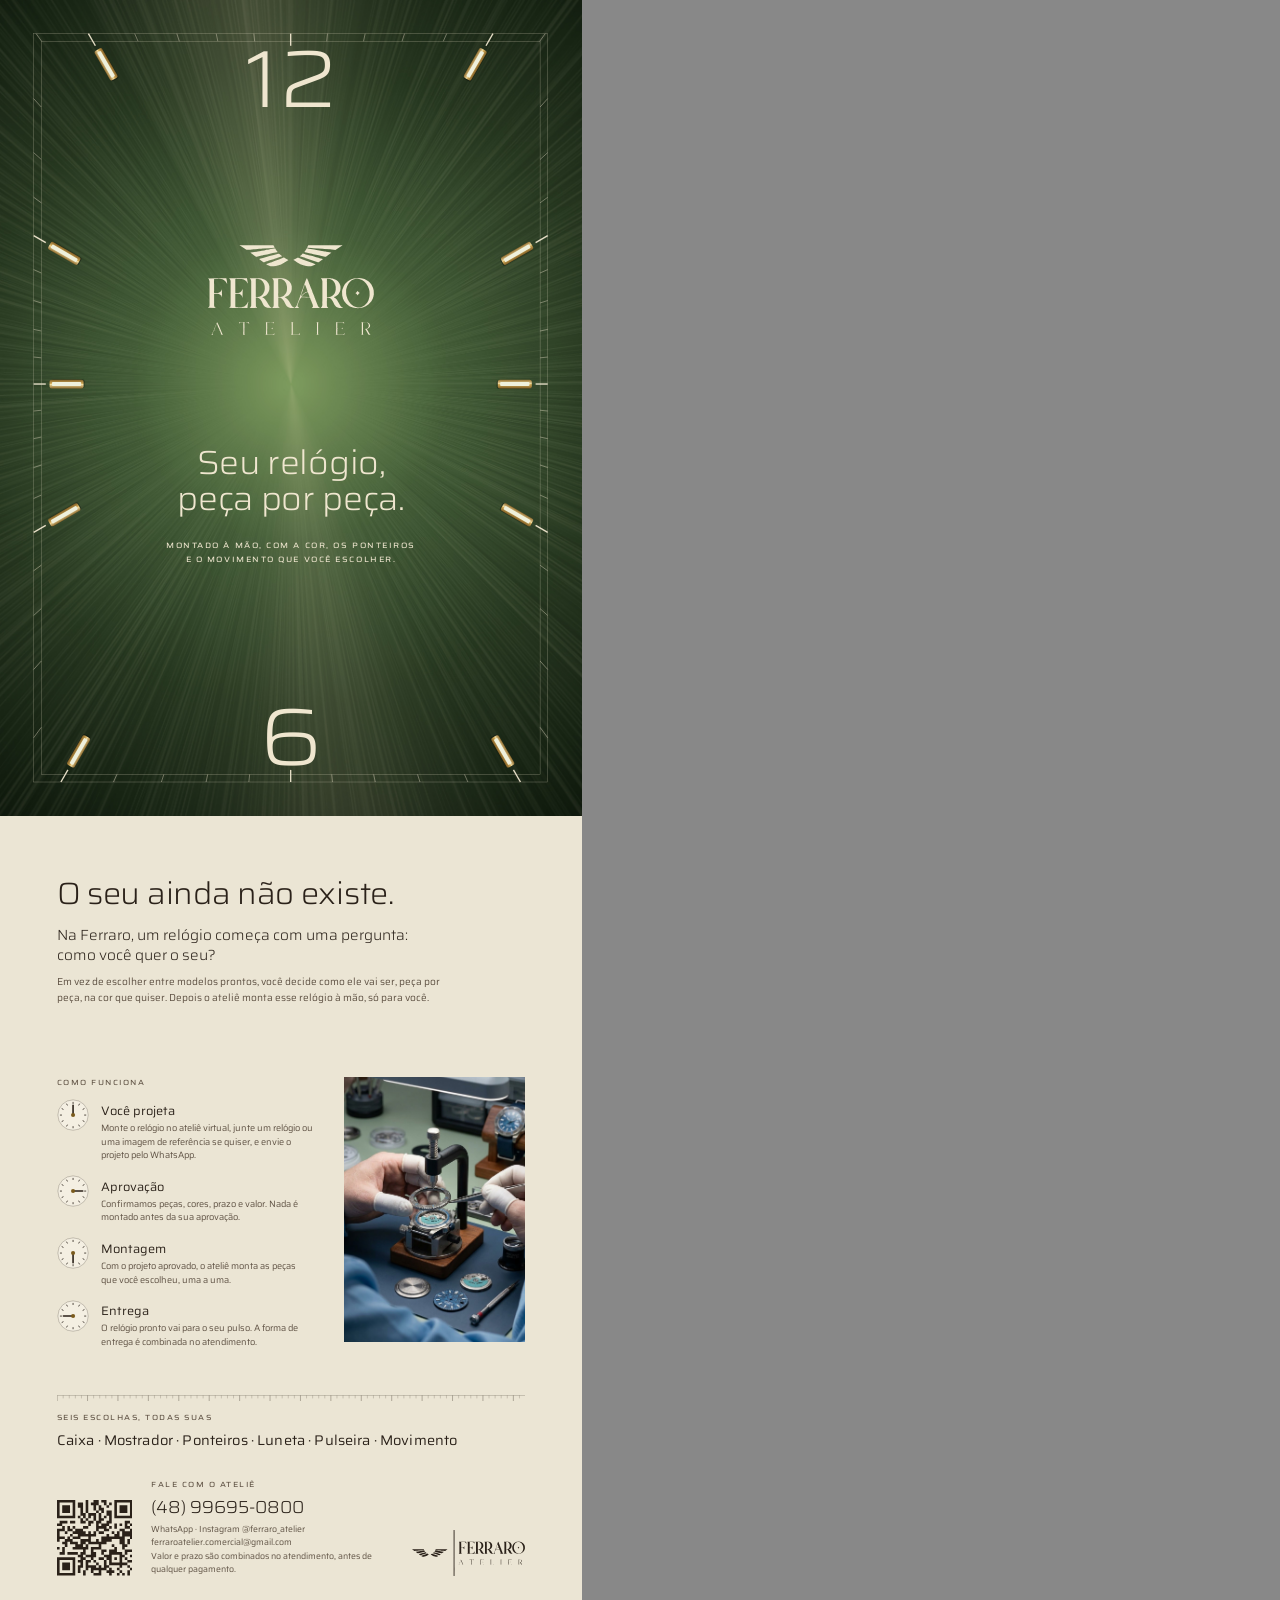
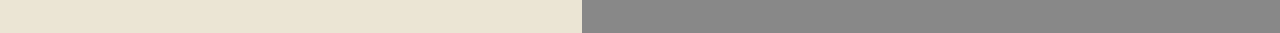
<file: branding/src/html/folheto-a5.html>
<!doctype html><html lang="pt-BR"><head><meta charset="utf-8"><title>folheto-a5</title><link href="https://fonts.googleapis.com/css2?family=Saira:wdth,wght@50..125,100..900&display=swap" rel="stylesheet">
<style>@page{size:154.0mm 216.0mm;margin:0}
*{box-sizing:border-box;margin:0;padding:0}
html,body{background:#888}
body{font-family:Saira,sans-serif;color:#2a2119;-webkit-print-color-adjust:exact;print-color-adjust:exact}
.page{position:relative;overflow:hidden;break-after:page;background:#ebe5d4}
.page:last-child{break-after:auto}
.trim{position:absolute;left:3.0mm;top:3.0mm}
.full{position:absolute;inset:0;width:100%;height:100%;object-fit:cover;display:block}
.track{position:absolute;left:0;top:0;overflow:visible}
.abs{position:absolute}
.label{font-weight:500;font-stretch:125%;text-transform:uppercase;letter-spacing:.2em;font-size:5.6pt;color:#5f5244}
.display{font-weight:300;font-stretch:112%;letter-spacing:-.01em;line-height:1.08}
.print{color:#efe6cf}
.rule{display:block}
img{display:block}
.page{width:154.0mm;height:216.0mm}
      .fl-title{left:0;right:0;top:114.69999999999999mm;text-align:center;font-size:25pt}
      .fl-sub{left:0;right:0;top:139.7mm;text-align:center;font-size:5.8pt;line-height:1.8;color:#efe6cf}
      .fb-head{left:12mm;right:12mm;top:13mm}
      .fb-title{font-size:23pt}
      .fb-intro{font-size:11pt;font-weight:300;font-stretch:108%;line-height:1.35;margin-top:4mm;max-width:100mm}
      .fb-p{font-size:7.6pt;line-height:1.55;color:#5f5244;margin-top:2.6mm;max-width:104mm}
      .fb-photo{right:12mm;top:66mm;width:48mm;height:70mm;overflow:hidden}
      .fb-photo img{width:100%;height:100%;object-fit:cover}
      .fb-steps{left:12mm;top:66mm;width:68mm}
      .fb-steps ol{list-style:none;display:grid;gap:3.4mm;margin-top:3mm}
      .fb-steps li{display:grid;grid-template-columns:8.5mm 1fr;gap:3.2mm;align-items:start}
      .fb-steps h3{font-size:9.2pt;font-weight:400;font-stretch:108%;margin-top:.4mm}
      .fb-steps li p{font-size:6.9pt;line-height:1.45;color:#5f5244;margin-top:.6mm}
      .fb-parts{left:12mm;right:12mm;top:150mm}
      .fb-parts-row{display:grid;gap:1.6mm;margin-top:3mm}
      .fb-parts .names{font-size:10.5pt;font-weight:400;font-stretch:108%;letter-spacing:.01em}
      .fb-foot{left:12mm;right:12mm;bottom:12mm;display:grid;grid-template-columns:20mm 1fr auto;gap:5mm;align-items:end}
      .fb-foot .qr svg{width:20mm;height:20mm;display:block}
      .fb-foot .big{font-size:13pt;font-weight:300;font-stretch:108%;margin:.8mm 0 .6mm}
      .fb-foot .small{font-size:6.6pt;line-height:1.5;color:#5f5244}
      .fb-foot .lk{width:30mm}
    </style></head>
<body><section class="page">
      <img class="full" src="../img/laca-folheto.jpg">
      <div class="trim" style="width:148mm;height:210mm">
        <svg class="track" viewBox="0 0 148 210" width="148mm" height="210mm" xmlns="http://www.w3.org/2000/svg"><defs><linearGradient id="gold" x1="0" y1="0" x2="1" y2="0"><stop offset="0" stop-color="#8c6a2e"/><stop offset=".45" stop-color="#f2dca0"/><stop offset=".55" stop-color="#d4ad5c"/><stop offset="1" stop-color="#7e5d24"/></linearGradient></defs><g fill="none" stroke="#efe6cf" stroke-opacity="0.45" stroke-width="0.12"><rect x="6" y="6" width="136.000" height="198.000"/><rect x="8.0" y="8.0" width="132.000" height="194.000"/></g><line x1="74.000" y1="6.000" x2="74.000" y2="9.200" stroke="#efe6cf" stroke-opacity="0.95" stroke-width="0.36"/><line x1="83.743" y1="6.000" x2="83.533" y2="8.000" stroke="#efe6cf" stroke-opacity="0.7" stroke-width="0.15"/><line x1="93.704" y1="6.000" x2="93.279" y2="8.000" stroke="#efe6cf" stroke-opacity="0.7" stroke-width="0.15"/><line x1="104.120" y1="6.000" x2="103.470" y2="8.000" stroke="#efe6cf" stroke-opacity="0.7" stroke-width="0.15"/><line x1="115.273" y1="6.000" x2="114.382" y2="8.000" stroke="#efe6cf" stroke-opacity="0.7" stroke-width="0.15"/><line x1="127.520" y1="6.000" x2="125.673" y2="9.200" stroke="#efe6cf" stroke-opacity="0.95" stroke-width="0.36"/><line x1="141.350" y1="6.000" x2="139.897" y2="8.000" stroke="#efe6cf" stroke-opacity="0.7" stroke-width="0.15"/><line x1="142.000" y1="23.178" x2="140.000" y2="25.400" stroke="#efe6cf" stroke-opacity="0.7" stroke-width="0.15"/><line x1="142.000" y1="37.473" x2="140.000" y2="39.273" stroke="#efe6cf" stroke-opacity="0.7" stroke-width="0.15"/><line x1="142.000" y1="49.295" x2="140.000" y2="50.748" stroke="#efe6cf" stroke-opacity="0.7" stroke-width="0.15"/><line x1="142.000" y1="59.440" x2="138.800" y2="61.288" stroke="#efe6cf" stroke-opacity="0.95" stroke-width="0.36"/><line x1="142.000" y1="68.424" x2="140.000" y2="69.315" stroke="#efe6cf" stroke-opacity="0.7" stroke-width="0.15"/><line x1="142.000" y1="76.605" x2="140.000" y2="77.255" stroke="#efe6cf" stroke-opacity="0.7" stroke-width="0.15"/><line x1="142.000" y1="84.246" x2="140.000" y2="84.671" stroke="#efe6cf" stroke-opacity="0.7" stroke-width="0.15"/><line x1="142.000" y1="91.553" x2="140.000" y2="91.763" stroke="#efe6cf" stroke-opacity="0.7" stroke-width="0.15"/><line x1="142.000" y1="98.700" x2="138.800" y2="98.700" stroke="#efe6cf" stroke-opacity="0.95" stroke-width="0.36"/><line x1="142.000" y1="105.847" x2="140.000" y2="105.637" stroke="#efe6cf" stroke-opacity="0.7" stroke-width="0.15"/><line x1="142.000" y1="113.154" x2="140.000" y2="112.729" stroke="#efe6cf" stroke-opacity="0.7" stroke-width="0.15"/><line x1="142.000" y1="120.795" x2="140.000" y2="120.145" stroke="#efe6cf" stroke-opacity="0.7" stroke-width="0.15"/><line x1="142.000" y1="128.976" x2="140.000" y2="128.085" stroke="#efe6cf" stroke-opacity="0.7" stroke-width="0.15"/><line x1="142.000" y1="137.960" x2="138.800" y2="136.112" stroke="#efe6cf" stroke-opacity="0.95" stroke-width="0.36"/><line x1="142.000" y1="148.105" x2="140.000" y2="146.652" stroke="#efe6cf" stroke-opacity="0.7" stroke-width="0.15"/><line x1="142.000" y1="159.927" x2="140.000" y2="158.127" stroke="#efe6cf" stroke-opacity="0.7" stroke-width="0.15"/><line x1="142.000" y1="174.222" x2="140.000" y2="172.000" stroke="#efe6cf" stroke-opacity="0.7" stroke-width="0.15"/><line x1="142.000" y1="192.294" x2="140.000" y2="189.541" stroke="#efe6cf" stroke-opacity="0.7" stroke-width="0.15"/><line x1="134.795" y1="204.000" x2="132.947" y2="200.800" stroke="#efe6cf" stroke-opacity="0.95" stroke-width="0.36"/><line x1="120.883" y1="204.000" x2="119.992" y2="202.000" stroke="#efe6cf" stroke-opacity="0.7" stroke-width="0.15"/><line x1="108.214" y1="204.000" x2="107.564" y2="202.000" stroke="#efe6cf" stroke-opacity="0.7" stroke-width="0.15"/><line x1="96.382" y1="204.000" x2="95.957" y2="202.000" stroke="#efe6cf" stroke-opacity="0.7" stroke-width="0.15"/><line x1="85.067" y1="204.000" x2="84.857" y2="202.000" stroke="#efe6cf" stroke-opacity="0.7" stroke-width="0.15"/><line x1="74.000" y1="204.000" x2="74.000" y2="200.800" stroke="#efe6cf" stroke-opacity="0.95" stroke-width="0.36"/><line x1="62.933" y1="204.000" x2="63.143" y2="202.000" stroke="#efe6cf" stroke-opacity="0.7" stroke-width="0.15"/><line x1="51.618" y1="204.000" x2="52.043" y2="202.000" stroke="#efe6cf" stroke-opacity="0.7" stroke-width="0.15"/><line x1="39.786" y1="204.000" x2="40.436" y2="202.000" stroke="#efe6cf" stroke-opacity="0.7" stroke-width="0.15"/><line x1="27.117" y1="204.000" x2="28.008" y2="202.000" stroke="#efe6cf" stroke-opacity="0.7" stroke-width="0.15"/><line x1="13.205" y1="204.000" x2="15.053" y2="200.800" stroke="#efe6cf" stroke-opacity="0.95" stroke-width="0.36"/><line x1="6.000" y1="192.294" x2="8.000" y2="189.541" stroke="#efe6cf" stroke-opacity="0.7" stroke-width="0.15"/><line x1="6.000" y1="174.222" x2="8.000" y2="172.000" stroke="#efe6cf" stroke-opacity="0.7" stroke-width="0.15"/><line x1="6.000" y1="159.927" x2="8.000" y2="158.127" stroke="#efe6cf" stroke-opacity="0.7" stroke-width="0.15"/><line x1="6.000" y1="148.105" x2="8.000" y2="146.652" stroke="#efe6cf" stroke-opacity="0.7" stroke-width="0.15"/><line x1="6.000" y1="137.960" x2="9.200" y2="136.112" stroke="#efe6cf" stroke-opacity="0.95" stroke-width="0.36"/><line x1="6.000" y1="128.976" x2="8.000" y2="128.085" stroke="#efe6cf" stroke-opacity="0.7" stroke-width="0.15"/><line x1="6.000" y1="120.795" x2="8.000" y2="120.145" stroke="#efe6cf" stroke-opacity="0.7" stroke-width="0.15"/><line x1="6.000" y1="113.154" x2="8.000" y2="112.729" stroke="#efe6cf" stroke-opacity="0.7" stroke-width="0.15"/><line x1="6.000" y1="105.847" x2="8.000" y2="105.637" stroke="#efe6cf" stroke-opacity="0.7" stroke-width="0.15"/><line x1="6.000" y1="98.700" x2="9.200" y2="98.700" stroke="#efe6cf" stroke-opacity="0.95" stroke-width="0.36"/><line x1="6.000" y1="91.553" x2="8.000" y2="91.763" stroke="#efe6cf" stroke-opacity="0.7" stroke-width="0.15"/><line x1="6.000" y1="84.246" x2="8.000" y2="84.671" stroke="#efe6cf" stroke-opacity="0.7" stroke-width="0.15"/><line x1="6.000" y1="76.605" x2="8.000" y2="77.255" stroke="#efe6cf" stroke-opacity="0.7" stroke-width="0.15"/><line x1="6.000" y1="68.424" x2="8.000" y2="69.315" stroke="#efe6cf" stroke-opacity="0.7" stroke-width="0.15"/><line x1="6.000" y1="59.440" x2="9.200" y2="61.288" stroke="#efe6cf" stroke-opacity="0.95" stroke-width="0.36"/><line x1="6.000" y1="49.295" x2="8.000" y2="50.748" stroke="#efe6cf" stroke-opacity="0.7" stroke-width="0.15"/><line x1="6.000" y1="37.473" x2="8.000" y2="39.273" stroke="#efe6cf" stroke-opacity="0.7" stroke-width="0.15"/><line x1="6.000" y1="23.178" x2="8.000" y2="25.400" stroke="#efe6cf" stroke-opacity="0.7" stroke-width="0.15"/><line x1="6.650" y1="6.000" x2="8.103" y2="8.000" stroke="#efe6cf" stroke-opacity="0.7" stroke-width="0.15"/><line x1="20.480" y1="6.000" x2="22.327" y2="9.200" stroke="#efe6cf" stroke-opacity="0.95" stroke-width="0.36"/><line x1="32.727" y1="6.000" x2="33.618" y2="8.000" stroke="#efe6cf" stroke-opacity="0.7" stroke-width="0.15"/><line x1="43.880" y1="6.000" x2="44.530" y2="8.000" stroke="#efe6cf" stroke-opacity="0.7" stroke-width="0.15"/><line x1="54.296" y1="6.000" x2="54.721" y2="8.000" stroke="#efe6cf" stroke-opacity="0.7" stroke-width="0.15"/><line x1="64.257" y1="6.000" x2="64.467" y2="8.000" stroke="#efe6cf" stroke-opacity="0.7" stroke-width="0.15"/><g transform="rotate(30 122.845 14.097)"><rect x="121.815" y="9.897" width="2.3" height="9" rx="0.575" fill="#000" fill-opacity=".3"/><rect x="121.695" y="9.597" width="2.3" height="9" rx="0.575" fill="url(#gold)"/><rect x="122.316" y="10.218" width="1.058" height="7.758" rx="0.2875" fill="#eef0dc"/></g><g transform="rotate(60 133.903 64.115)"><rect x="132.873" y="59.915" width="2.3" height="9" rx="0.575" fill="#000" fill-opacity=".3"/><rect x="132.753" y="59.615" width="2.3" height="9" rx="0.575" fill="url(#gold)"/><rect x="133.374" y="60.236" width="1.058" height="7.758" rx="0.2875" fill="#eef0dc"/></g><g transform="rotate(90 133.300 98.700)"><rect x="132.270" y="94.500" width="2.3" height="9" rx="0.575" fill="#000" fill-opacity=".3"/><rect x="132.150" y="94.200" width="2.3" height="9" rx="0.575" fill="url(#gold)"/><rect x="132.771" y="94.821" width="1.058" height="7.758" rx="0.2875" fill="#eef0dc"/></g><g transform="rotate(120 133.903 133.285)"><rect x="132.873" y="129.085" width="2.3" height="9" rx="0.575" fill="#000" fill-opacity=".3"/><rect x="132.753" y="128.785" width="2.3" height="9" rx="0.575" fill="url(#gold)"/><rect x="133.374" y="129.406" width="1.058" height="7.758" rx="0.2875" fill="#eef0dc"/></g><g transform="rotate(150 130.120 195.903)"><rect x="129.090" y="191.703" width="2.3" height="9" rx="0.575" fill="#000" fill-opacity=".3"/><rect x="128.970" y="191.403" width="2.3" height="9" rx="0.575" fill="url(#gold)"/><rect x="129.591" y="192.024" width="1.058" height="7.758" rx="0.2875" fill="#eef0dc"/></g><g transform="rotate(210 17.880 195.903)"><rect x="16.850" y="191.703" width="2.3" height="9" rx="0.575" fill="#000" fill-opacity=".3"/><rect x="16.730" y="191.403" width="2.3" height="9" rx="0.575" fill="url(#gold)"/><rect x="17.351" y="192.024" width="1.058" height="7.758" rx="0.2875" fill="#eef0dc"/></g><g transform="rotate(240 14.097 133.285)"><rect x="13.067" y="129.085" width="2.3" height="9" rx="0.575" fill="#000" fill-opacity=".3"/><rect x="12.947" y="128.785" width="2.3" height="9" rx="0.575" fill="url(#gold)"/><rect x="13.568" y="129.406" width="1.058" height="7.758" rx="0.2875" fill="#eef0dc"/></g><g transform="rotate(270 14.700 98.700)"><rect x="13.670" y="94.500" width="2.3" height="9" rx="0.575" fill="#000" fill-opacity=".3"/><rect x="13.550" y="94.200" width="2.3" height="9" rx="0.575" fill="url(#gold)"/><rect x="14.171" y="94.821" width="1.058" height="7.758" rx="0.2875" fill="#eef0dc"/></g><g transform="rotate(300 14.097 64.115)"><rect x="13.067" y="59.915" width="2.3" height="9" rx="0.575" fill="#000" fill-opacity=".3"/><rect x="12.947" y="59.615" width="2.3" height="9" rx="0.575" fill="url(#gold)"/><rect x="13.568" y="60.236" width="1.058" height="7.758" rx="0.2875" fill="#eef0dc"/></g><g transform="rotate(330 25.155 14.097)"><rect x="24.125" y="9.897" width="2.3" height="9" rx="0.575" fill="#000" fill-opacity=".3"/><rect x="24.005" y="9.597" width="2.3" height="9" rx="0.575" fill="url(#gold)"/><rect x="24.626" y="10.218" width="1.058" height="7.758" rx="0.2875" fill="#eef0dc"/></g><text x="74.000" y="25.400" font-family="Saira" font-weight="300" font-stretch="125%" font-size="21.429" fill="#efe6cf" text-anchor="middle">12</text><text x="74.000" y="199.600" font-family="Saira" font-weight="300" font-stretch="125%" font-size="21.429" fill="#efe6cf" text-anchor="middle">6</text></svg>
        <img class="abs" src="../img/empilhada-marfim.svg" style="width:44mm;left:52.0mm;top:61.69999999999999mm">
        <h1 class="abs display print fl-title">Seu relógio,<br>peça por peça.</h1>
        <p class="abs label print fl-sub">Montado à mão, com a cor, os ponteiros<br>e o movimento que você escolher.</p>
      </div></section><section class="page">
      <div class="trim" style="width:148mm;height:210mm">
        <div class="abs fb-head">
          <h2 class="display fb-title">O seu ainda não existe.</h2>
          <p class="fb-intro">Na Ferraro, um relógio começa com uma pergunta: como você quer o seu?</p>
          <p class="fb-p">Em vez de escolher entre modelos prontos, você decide como ele vai ser, peça por peça, na cor que quiser. Depois o ateliê monta esse relógio à mão, só para você.</p>
        </div>
        <div class="abs fb-photo"><img src="../../../assets/atelie.jpg"></div>
        <div class="abs fb-steps">
          <p class="label">Como funciona</p>
          <ol><li><svg class="qd" viewBox="-11 -11 22 22" width="8.5mm" height="8.5mm" xmlns="http://www.w3.org/2000/svg"><circle r="10.4" fill="#f4efe2" stroke="#2a2119" stroke-opacity=".45" stroke-width=".35"/><line x1="0.00" y1="-9.00" x2="0.00" y2="-7.60" stroke="#2a2119" stroke-width=".55"/><line x1="4.50" y1="-7.79" x2="3.80" y2="-6.58" stroke="#2a2119" stroke-width=".55"/><line x1="7.79" y1="-4.50" x2="6.58" y2="-3.80" stroke="#2a2119" stroke-width=".55"/><line x1="9.00" y1="-0.00" x2="7.60" y2="-0.00" stroke="#2a2119" stroke-width=".55"/><line x1="7.79" y1="4.50" x2="6.58" y2="3.80" stroke="#2a2119" stroke-width=".55"/><line x1="4.50" y1="7.79" x2="3.80" y2="6.58" stroke="#2a2119" stroke-width=".55"/><line x1="0.00" y1="9.00" x2="0.00" y2="7.60" stroke="#2a2119" stroke-width=".55"/><line x1="-4.50" y1="7.79" x2="-3.80" y2="6.58" stroke="#2a2119" stroke-width=".55"/><line x1="-7.79" y1="4.50" x2="-6.58" y2="3.80" stroke="#2a2119" stroke-width=".55"/><line x1="-9.00" y1="0.00" x2="-7.60" y2="0.00" stroke="#2a2119" stroke-width=".55"/><line x1="-7.79" y1="-4.50" x2="-6.58" y2="-3.80" stroke="#2a2119" stroke-width=".55"/><line x1="-4.50" y1="-7.79" x2="-3.80" y2="-6.58" stroke="#2a2119" stroke-width=".55"/><line x1="0" y1="0" x2="0.00" y2="-6.60" stroke="#2a2119" stroke-width="1.1" stroke-linecap="round"/><circle r="1.4" fill="#7a5a1c"/></svg><div><h3>Você projeta</h3><p>Monte o relógio no ateliê virtual, junte um relógio ou uma imagem de referência se quiser, e envie o projeto pelo WhatsApp.</p></div></li><li><svg class="qd" viewBox="-11 -11 22 22" width="8.5mm" height="8.5mm" xmlns="http://www.w3.org/2000/svg"><circle r="10.4" fill="#f4efe2" stroke="#2a2119" stroke-opacity=".45" stroke-width=".35"/><line x1="0.00" y1="-9.00" x2="0.00" y2="-7.60" stroke="#2a2119" stroke-width=".55"/><line x1="4.50" y1="-7.79" x2="3.80" y2="-6.58" stroke="#2a2119" stroke-width=".55"/><line x1="7.79" y1="-4.50" x2="6.58" y2="-3.80" stroke="#2a2119" stroke-width=".55"/><line x1="9.00" y1="-0.00" x2="7.60" y2="-0.00" stroke="#2a2119" stroke-width=".55"/><line x1="7.79" y1="4.50" x2="6.58" y2="3.80" stroke="#2a2119" stroke-width=".55"/><line x1="4.50" y1="7.79" x2="3.80" y2="6.58" stroke="#2a2119" stroke-width=".55"/><line x1="0.00" y1="9.00" x2="0.00" y2="7.60" stroke="#2a2119" stroke-width=".55"/><line x1="-4.50" y1="7.79" x2="-3.80" y2="6.58" stroke="#2a2119" stroke-width=".55"/><line x1="-7.79" y1="4.50" x2="-6.58" y2="3.80" stroke="#2a2119" stroke-width=".55"/><line x1="-9.00" y1="0.00" x2="-7.60" y2="0.00" stroke="#2a2119" stroke-width=".55"/><line x1="-7.79" y1="-4.50" x2="-6.58" y2="-3.80" stroke="#2a2119" stroke-width=".55"/><line x1="-4.50" y1="-7.79" x2="-3.80" y2="-6.58" stroke="#2a2119" stroke-width=".55"/><line x1="0" y1="0" x2="6.60" y2="-0.00" stroke="#2a2119" stroke-width="1.1" stroke-linecap="round"/><circle r="1.4" fill="#7a5a1c"/></svg><div><h3>Aprovação</h3><p>Confirmamos peças, cores, prazo e valor. Nada é montado antes da sua aprovação.</p></div></li><li><svg class="qd" viewBox="-11 -11 22 22" width="8.5mm" height="8.5mm" xmlns="http://www.w3.org/2000/svg"><circle r="10.4" fill="#f4efe2" stroke="#2a2119" stroke-opacity=".45" stroke-width=".35"/><line x1="0.00" y1="-9.00" x2="0.00" y2="-7.60" stroke="#2a2119" stroke-width=".55"/><line x1="4.50" y1="-7.79" x2="3.80" y2="-6.58" stroke="#2a2119" stroke-width=".55"/><line x1="7.79" y1="-4.50" x2="6.58" y2="-3.80" stroke="#2a2119" stroke-width=".55"/><line x1="9.00" y1="-0.00" x2="7.60" y2="-0.00" stroke="#2a2119" stroke-width=".55"/><line x1="7.79" y1="4.50" x2="6.58" y2="3.80" stroke="#2a2119" stroke-width=".55"/><line x1="4.50" y1="7.79" x2="3.80" y2="6.58" stroke="#2a2119" stroke-width=".55"/><line x1="0.00" y1="9.00" x2="0.00" y2="7.60" stroke="#2a2119" stroke-width=".55"/><line x1="-4.50" y1="7.79" x2="-3.80" y2="6.58" stroke="#2a2119" stroke-width=".55"/><line x1="-7.79" y1="4.50" x2="-6.58" y2="3.80" stroke="#2a2119" stroke-width=".55"/><line x1="-9.00" y1="0.00" x2="-7.60" y2="0.00" stroke="#2a2119" stroke-width=".55"/><line x1="-7.79" y1="-4.50" x2="-6.58" y2="-3.80" stroke="#2a2119" stroke-width=".55"/><line x1="-4.50" y1="-7.79" x2="-3.80" y2="-6.58" stroke="#2a2119" stroke-width=".55"/><line x1="0" y1="0" x2="0.00" y2="6.60" stroke="#2a2119" stroke-width="1.1" stroke-linecap="round"/><circle r="1.4" fill="#7a5a1c"/></svg><div><h3>Montagem</h3><p>Com o projeto aprovado, o ateliê monta as peças que você escolheu, uma a uma.</p></div></li><li><svg class="qd" viewBox="-11 -11 22 22" width="8.5mm" height="8.5mm" xmlns="http://www.w3.org/2000/svg"><circle r="10.4" fill="#f4efe2" stroke="#2a2119" stroke-opacity=".45" stroke-width=".35"/><line x1="0.00" y1="-9.00" x2="0.00" y2="-7.60" stroke="#2a2119" stroke-width=".55"/><line x1="4.50" y1="-7.79" x2="3.80" y2="-6.58" stroke="#2a2119" stroke-width=".55"/><line x1="7.79" y1="-4.50" x2="6.58" y2="-3.80" stroke="#2a2119" stroke-width=".55"/><line x1="9.00" y1="-0.00" x2="7.60" y2="-0.00" stroke="#2a2119" stroke-width=".55"/><line x1="7.79" y1="4.50" x2="6.58" y2="3.80" stroke="#2a2119" stroke-width=".55"/><line x1="4.50" y1="7.79" x2="3.80" y2="6.58" stroke="#2a2119" stroke-width=".55"/><line x1="0.00" y1="9.00" x2="0.00" y2="7.60" stroke="#2a2119" stroke-width=".55"/><line x1="-4.50" y1="7.79" x2="-3.80" y2="6.58" stroke="#2a2119" stroke-width=".55"/><line x1="-7.79" y1="4.50" x2="-6.58" y2="3.80" stroke="#2a2119" stroke-width=".55"/><line x1="-9.00" y1="0.00" x2="-7.60" y2="0.00" stroke="#2a2119" stroke-width=".55"/><line x1="-7.79" y1="-4.50" x2="-6.58" y2="-3.80" stroke="#2a2119" stroke-width=".55"/><line x1="-4.50" y1="-7.79" x2="-3.80" y2="-6.58" stroke="#2a2119" stroke-width=".55"/><line x1="0" y1="0" x2="-6.60" y2="0.00" stroke="#2a2119" stroke-width="1.1" stroke-linecap="round"/><circle r="1.4" fill="#7a5a1c"/></svg><div><h3>Entrega</h3><p>O relógio pronto vai para o seu pulso. A forma de entrega é combinada no atendimento.</p></div></li></ol>
        </div>
        <div class="abs fb-parts">
          <svg class="rule" viewBox="0 0 124 1.7" width="124mm" height="1.7mm" xmlns="http://www.w3.org/2000/svg"><g stroke-opacity="0.42"><line x1="0" y1="0.1" x2="124" y2="0.1" stroke="#2a2119" stroke-width="0.14"/><line x1="0.000" y1="0.1" x2="0.000" y2="1.60" stroke="#2a2119" stroke-width="0.2"/><line x1="1.610" y1="0.1" x2="1.610" y2="0.90" stroke="#2a2119" stroke-width="0.12"/><line x1="3.221" y1="0.1" x2="3.221" y2="0.90" stroke="#2a2119" stroke-width="0.12"/><line x1="4.831" y1="0.1" x2="4.831" y2="0.90" stroke="#2a2119" stroke-width="0.12"/><line x1="6.442" y1="0.1" x2="6.442" y2="0.90" stroke="#2a2119" stroke-width="0.12"/><line x1="8.052" y1="0.1" x2="8.052" y2="1.60" stroke="#2a2119" stroke-width="0.2"/><line x1="9.662" y1="0.1" x2="9.662" y2="0.90" stroke="#2a2119" stroke-width="0.12"/><line x1="11.273" y1="0.1" x2="11.273" y2="0.90" stroke="#2a2119" stroke-width="0.12"/><line x1="12.883" y1="0.1" x2="12.883" y2="0.90" stroke="#2a2119" stroke-width="0.12"/><line x1="14.494" y1="0.1" x2="14.494" y2="0.90" stroke="#2a2119" stroke-width="0.12"/><line x1="16.104" y1="0.1" x2="16.104" y2="1.60" stroke="#2a2119" stroke-width="0.2"/><line x1="17.714" y1="0.1" x2="17.714" y2="0.90" stroke="#2a2119" stroke-width="0.12"/><line x1="19.325" y1="0.1" x2="19.325" y2="0.90" stroke="#2a2119" stroke-width="0.12"/><line x1="20.935" y1="0.1" x2="20.935" y2="0.90" stroke="#2a2119" stroke-width="0.12"/><line x1="22.545" y1="0.1" x2="22.545" y2="0.90" stroke="#2a2119" stroke-width="0.12"/><line x1="24.156" y1="0.1" x2="24.156" y2="1.60" stroke="#2a2119" stroke-width="0.2"/><line x1="25.766" y1="0.1" x2="25.766" y2="0.90" stroke="#2a2119" stroke-width="0.12"/><line x1="27.377" y1="0.1" x2="27.377" y2="0.90" stroke="#2a2119" stroke-width="0.12"/><line x1="28.987" y1="0.1" x2="28.987" y2="0.90" stroke="#2a2119" stroke-width="0.12"/><line x1="30.597" y1="0.1" x2="30.597" y2="0.90" stroke="#2a2119" stroke-width="0.12"/><line x1="32.208" y1="0.1" x2="32.208" y2="1.60" stroke="#2a2119" stroke-width="0.2"/><line x1="33.818" y1="0.1" x2="33.818" y2="0.90" stroke="#2a2119" stroke-width="0.12"/><line x1="35.429" y1="0.1" x2="35.429" y2="0.90" stroke="#2a2119" stroke-width="0.12"/><line x1="37.039" y1="0.1" x2="37.039" y2="0.90" stroke="#2a2119" stroke-width="0.12"/><line x1="38.649" y1="0.1" x2="38.649" y2="0.90" stroke="#2a2119" stroke-width="0.12"/><line x1="40.260" y1="0.1" x2="40.260" y2="1.60" stroke="#2a2119" stroke-width="0.2"/><line x1="41.870" y1="0.1" x2="41.870" y2="0.90" stroke="#2a2119" stroke-width="0.12"/><line x1="43.481" y1="0.1" x2="43.481" y2="0.90" stroke="#2a2119" stroke-width="0.12"/><line x1="45.091" y1="0.1" x2="45.091" y2="0.90" stroke="#2a2119" stroke-width="0.12"/><line x1="46.701" y1="0.1" x2="46.701" y2="0.90" stroke="#2a2119" stroke-width="0.12"/><line x1="48.312" y1="0.1" x2="48.312" y2="1.60" stroke="#2a2119" stroke-width="0.2"/><line x1="49.922" y1="0.1" x2="49.922" y2="0.90" stroke="#2a2119" stroke-width="0.12"/><line x1="51.532" y1="0.1" x2="51.532" y2="0.90" stroke="#2a2119" stroke-width="0.12"/><line x1="53.143" y1="0.1" x2="53.143" y2="0.90" stroke="#2a2119" stroke-width="0.12"/><line x1="54.753" y1="0.1" x2="54.753" y2="0.90" stroke="#2a2119" stroke-width="0.12"/><line x1="56.364" y1="0.1" x2="56.364" y2="1.60" stroke="#2a2119" stroke-width="0.2"/><line x1="57.974" y1="0.1" x2="57.974" y2="0.90" stroke="#2a2119" stroke-width="0.12"/><line x1="59.584" y1="0.1" x2="59.584" y2="0.90" stroke="#2a2119" stroke-width="0.12"/><line x1="61.195" y1="0.1" x2="61.195" y2="0.90" stroke="#2a2119" stroke-width="0.12"/><line x1="62.805" y1="0.1" x2="62.805" y2="0.90" stroke="#2a2119" stroke-width="0.12"/><line x1="64.416" y1="0.1" x2="64.416" y2="1.60" stroke="#2a2119" stroke-width="0.2"/><line x1="66.026" y1="0.1" x2="66.026" y2="0.90" stroke="#2a2119" stroke-width="0.12"/><line x1="67.636" y1="0.1" x2="67.636" y2="0.90" stroke="#2a2119" stroke-width="0.12"/><line x1="69.247" y1="0.1" x2="69.247" y2="0.90" stroke="#2a2119" stroke-width="0.12"/><line x1="70.857" y1="0.1" x2="70.857" y2="0.90" stroke="#2a2119" stroke-width="0.12"/><line x1="72.468" y1="0.1" x2="72.468" y2="1.60" stroke="#2a2119" stroke-width="0.2"/><line x1="74.078" y1="0.1" x2="74.078" y2="0.90" stroke="#2a2119" stroke-width="0.12"/><line x1="75.688" y1="0.1" x2="75.688" y2="0.90" stroke="#2a2119" stroke-width="0.12"/><line x1="77.299" y1="0.1" x2="77.299" y2="0.90" stroke="#2a2119" stroke-width="0.12"/><line x1="78.909" y1="0.1" x2="78.909" y2="0.90" stroke="#2a2119" stroke-width="0.12"/><line x1="80.519" y1="0.1" x2="80.519" y2="1.60" stroke="#2a2119" stroke-width="0.2"/><line x1="82.130" y1="0.1" x2="82.130" y2="0.90" stroke="#2a2119" stroke-width="0.12"/><line x1="83.740" y1="0.1" x2="83.740" y2="0.90" stroke="#2a2119" stroke-width="0.12"/><line x1="85.351" y1="0.1" x2="85.351" y2="0.90" stroke="#2a2119" stroke-width="0.12"/><line x1="86.961" y1="0.1" x2="86.961" y2="0.90" stroke="#2a2119" stroke-width="0.12"/><line x1="88.571" y1="0.1" x2="88.571" y2="1.60" stroke="#2a2119" stroke-width="0.2"/><line x1="90.182" y1="0.1" x2="90.182" y2="0.90" stroke="#2a2119" stroke-width="0.12"/><line x1="91.792" y1="0.1" x2="91.792" y2="0.90" stroke="#2a2119" stroke-width="0.12"/><line x1="93.403" y1="0.1" x2="93.403" y2="0.90" stroke="#2a2119" stroke-width="0.12"/><line x1="95.013" y1="0.1" x2="95.013" y2="0.90" stroke="#2a2119" stroke-width="0.12"/><line x1="96.623" y1="0.1" x2="96.623" y2="1.60" stroke="#2a2119" stroke-width="0.2"/><line x1="98.234" y1="0.1" x2="98.234" y2="0.90" stroke="#2a2119" stroke-width="0.12"/><line x1="99.844" y1="0.1" x2="99.844" y2="0.90" stroke="#2a2119" stroke-width="0.12"/><line x1="101.455" y1="0.1" x2="101.455" y2="0.90" stroke="#2a2119" stroke-width="0.12"/><line x1="103.065" y1="0.1" x2="103.065" y2="0.90" stroke="#2a2119" stroke-width="0.12"/><line x1="104.675" y1="0.1" x2="104.675" y2="1.60" stroke="#2a2119" stroke-width="0.2"/><line x1="106.286" y1="0.1" x2="106.286" y2="0.90" stroke="#2a2119" stroke-width="0.12"/><line x1="107.896" y1="0.1" x2="107.896" y2="0.90" stroke="#2a2119" stroke-width="0.12"/><line x1="109.506" y1="0.1" x2="109.506" y2="0.90" stroke="#2a2119" stroke-width="0.12"/><line x1="111.117" y1="0.1" x2="111.117" y2="0.90" stroke="#2a2119" stroke-width="0.12"/><line x1="112.727" y1="0.1" x2="112.727" y2="1.60" stroke="#2a2119" stroke-width="0.2"/><line x1="114.338" y1="0.1" x2="114.338" y2="0.90" stroke="#2a2119" stroke-width="0.12"/><line x1="115.948" y1="0.1" x2="115.948" y2="0.90" stroke="#2a2119" stroke-width="0.12"/><line x1="117.558" y1="0.1" x2="117.558" y2="0.90" stroke="#2a2119" stroke-width="0.12"/><line x1="119.169" y1="0.1" x2="119.169" y2="0.90" stroke="#2a2119" stroke-width="0.12"/><line x1="120.779" y1="0.1" x2="120.779" y2="1.60" stroke="#2a2119" stroke-width="0.2"/><line x1="122.390" y1="0.1" x2="122.390" y2="0.90" stroke="#2a2119" stroke-width="0.12"/><line x1="124.000" y1="0.1" x2="124.000" y2="0.90" stroke="#2a2119" stroke-width="0.12"/></g></svg>
          <div class="fb-parts-row"><p class="label">Seis escolhas, todas suas</p>
            <p class="names">Caixa · Mostrador · Ponteiros · Luneta · Pulseira · Movimento</p></div>
        </div>
        <div class="abs fb-foot">
          <div class="qr"><svg viewBox="0 0 29 29" class="segno"><path class="qrline" stroke="#2a2119" d="M0 0.5h7m4 0h1m2 0h2m1 0h2m3 0h7m-29 1h1m5 0h1m1 0h2m1 0h1m1 0h3m2 0h1m1 0h1m1 0h1m5 0h1m-29 1h1m1 0h3m1 0h1m1 0h2m1 0h1m2 0h1m1 0h1m2 0h1m2 0h1m1 0h3m1 0h1m-29 1h1m1 0h3m1 0h1m2 0h1m1 0h1m2 0h1m1 0h2m4 0h1m1 0h3m1 0h1m-29 1h1m1 0h3m1 0h1m2 0h1m1 0h1m3 0h1m1 0h1m1 0h2m1 0h1m1 0h3m1 0h1m-29 1h1m5 0h1m2 0h2m1 0h3m1 0h1m2 0h2m1 0h1m5 0h1m-29 1h7m1 0h1m1 0h1m1 0h1m1 0h1m1 0h1m1 0h1m1 0h1m1 0h7m-20 1h1m1 0h1m2 0h1m1 0h2m2 0h1m-20 1h3m1 0h2m2 0h2m1 0h2m1 0h2m2 0h2m5 0h2m-28 1h2m10 0h1m2 0h1m1 0h3m2 0h1m1 0h1m1 0h1m1 0h1m-27 1h1m1 0h1m1 0h1m3 0h2m3 0h4m1 0h1m1 0h1m3 0h2m-28 1h3m1 0h2m1 0h3m5 0h1m2 0h2m4 0h2m2 0h1m-29 1h1m2 0h1m2 0h5m1 0h1m1 0h1m1 0h2m3 0h1m1 0h1m1 0h4m-29 1h1m4 0h1m2 0h7m4 0h1m2 0h2m1 0h4m-29 1h3m1 0h1m1 0h3m3 0h1m4 0h9m2 0h1m-29 1h1m2 0h3m3 0h4m2 0h1m1 0h4m3 0h2m1 0h1m-26 1h2m1 0h3m1 0h2m1 0h7m5 0h2m1 0h1m-25 1h1m3 0h3m1 0h1m4 0h1m4 0h1m3 0h2m-27 1h1m1 0h1m3 0h6m1 0h4m5 0h1m2 0h1m-24 1h1m7 0h1m2 0h1m3 0h2m1 0h3m3 0h3m-28 1h2m1 0h4m1 0h2m2 0h2m2 0h1m2 0h5m1 0h1m-19 1h2m1 0h4m3 0h3m3 0h2m2 0h1m-29 1h7m2 0h2m2 0h1m2 0h2m1 0h2m1 0h1m1 0h1m1 0h1m-27 1h1m5 0h1m1 0h2m1 0h2m1 0h1m3 0h1m1 0h1m3 0h1m2 0h2m-29 1h1m1 0h3m1 0h1m2 0h1m1 0h1m3 0h1m2 0h1m1 0h7m-27 1h1m1 0h3m1 0h1m1 0h2m1 0h4m1 0h1m1 0h2m4 0h1m2 0h1m-28 1h1m1 0h3m1 0h1m1 0h1m2 0h1m1 0h6m1 0h1m2 0h1m4 0h1m-29 1h1m5 0h1m1 0h1m1 0h1m2 0h1m2 0h1m2 0h3m2 0h1m2 0h1m-28 1h7m3 0h1m3 0h3m3 0h1m2 0h1m1 0h1m1 0h1"/></svg></div>
          <div><p class="label">Fale com o ateliê</p><p class="big">(48) 99695-0800</p><p class="small">WhatsApp · Instagram @ferraro_atelier</p><p class="small">ferraroatelier.comercial@gmail.com</p>
            <p class="small">Valor e prazo são combinados no atendimento, antes de qualquer pagamento.</p></div>
          <img src="../img/horizontal-tinta.svg" class="lk">
        </div>
      </div></section></body></html>
</file>
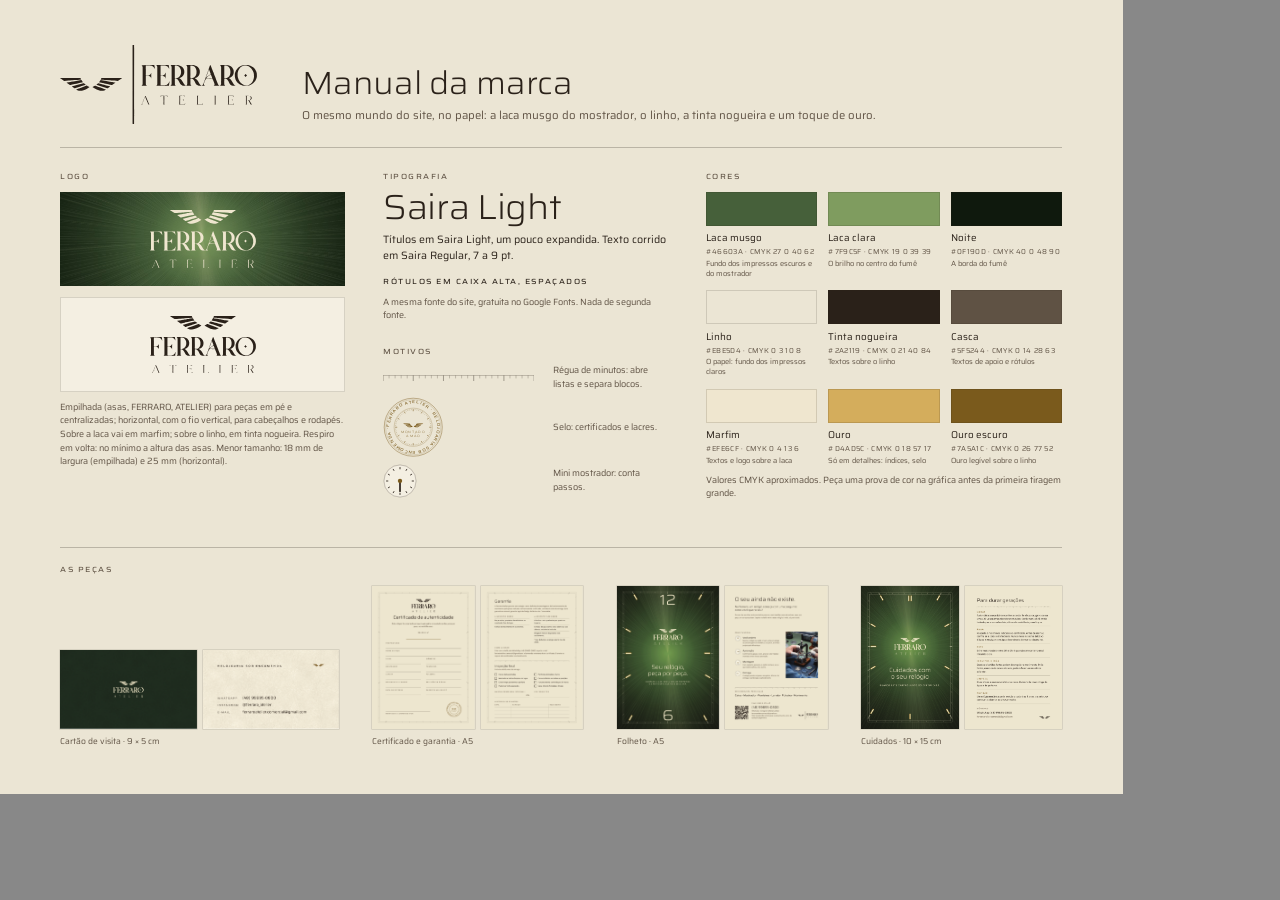
<file: branding/src/html/manual-da-marca.html>
<!doctype html><html lang="pt-BR"><head><meta charset="utf-8"><title>manual-da-marca</title><link href="https://fonts.googleapis.com/css2?family=Saira:wdth,wght@50..125,100..900&display=swap" rel="stylesheet">
<style>@page{size:297mm 210mm;margin:0}
*{box-sizing:border-box;margin:0;padding:0}
html,body{background:#888}
body{font-family:Saira,sans-serif;color:#2a2119;-webkit-print-color-adjust:exact;print-color-adjust:exact}
.page{position:relative;overflow:hidden;break-after:page;background:#ebe5d4}
.page:last-child{break-after:auto}
.trim{position:absolute;left:3.0mm;top:3.0mm}
.full{position:absolute;inset:0;width:100%;height:100%;object-fit:cover;display:block}
.track{position:absolute;left:0;top:0;overflow:visible}
.abs{position:absolute}
.label{font-weight:500;font-stretch:125%;text-transform:uppercase;letter-spacing:.2em;font-size:5.6pt;color:#5f5244}
.display{font-weight:300;font-stretch:112%;letter-spacing:-.01em;line-height:1.08}
.print{color:#efe6cf}
.rule{display:block}
img{display:block}
.page{width:297mm;height:210mm}
      .m{position:absolute;inset:12mm 16mm}
      header{display:grid;grid-template-columns:auto 1fr;gap:12mm;align-items:end;padding-bottom:6mm;border-bottom:.2mm solid rgba(42,33,25,.25)}
      header h1{font-size:24pt}
      header .sub{font-size:8.5pt;color:#5f5244;margin-top:1.6mm}
      .grid{display:grid;grid-template-columns:1fr 1fr 1.25fr;gap:10mm;margin-top:6mm}
      .logos{display:grid;gap:3mm;margin-top:2.6mm}
      .lg{position:relative;height:25mm;display:grid;place-items:center;overflow:hidden}
      .lg .on{position:relative;width:28mm}
      .t{font-size:6.8pt;line-height:1.5;color:#5f5244;margin-top:2.4mm}
      .ty1{font-size:26pt;margin-top:2mm}
      .ty2{font-size:8pt;line-height:1.5;margin-top:1.5mm}
      .motifs{display:grid;gap:1.6mm;margin-top:2mm}
      .motifs > div{display:grid;grid-template-columns:42mm 1fr;align-items:center;gap:3mm}
      .motifs .t{margin:0}
      .swg{display:grid;grid-template-columns:repeat(3,1fr);gap:3mm 3mm;margin-top:2.6mm}
      .sw i{display:block;height:9mm;border:.15mm solid rgba(42,33,25,.15)}
      .sw .n{font-size:7.4pt;margin-top:1.2mm}
      .sw .c{font-size:5.4pt;letter-spacing:.04em;color:#5f5244;margin-top:.3mm}
      .sw .u{font-size:5.6pt;line-height:1.35;color:#5f5244;margin-top:.4mm}
      .kit{position:absolute;left:0;right:0;bottom:0;padding-top:4mm;border-top:.2mm solid rgba(42,33,25,.25)}
      .kit-row{display:flex;justify-content:space-between;align-items:end;margin-top:3mm}
      .kit figure{display:grid;grid-auto-flow:column;gap:1.6mm;align-items:end;position:relative;padding-bottom:5mm}
      .kit img{box-shadow:0 0 0 .15mm rgba(42,33,25,.18)}
      .kit figcaption{position:absolute;left:0;bottom:0;font-size:6.4pt;color:#5f5244;white-space:nowrap}
    </style></head>
<body><section class="page" style="background:#ebe5d4">
      <div class="m">
        <header><img src="../img/horizontal-tinta.svg" style="width:52mm"><div><h1 class="display">Manual da marca</h1>
          <p class="sub">O mesmo mundo do site, no papel: a laca musgo do mostrador, o linho, a tinta nogueira e um toque de ouro.</p></div></header>
        <div class="grid">
          <div class="blk">
            <p class="label">Logo</p>
            <div class="logos">
              <div class="lg" style="background:#46603a"><img src="../img/laca-manual.jpg" class="full"><img src="../img/empilhada-marfim.svg" class="on"></div>
              <div class="lg" style="background:#f4efe2;border:.2mm solid rgba(42,33,25,.15)"><img src="../img/empilhada-tinta.svg" class="on"></div>
            </div>
            <p class="t">Empilhada (asas, FERRARO, ATELIER) para peças em pé e centralizadas; horizontal, com o fio vertical, para cabeçalhos e rodapés. Sobre a laca vai em marfim; sobre o linho, em tinta nogueira. Respiro em volta: no mínimo a altura das asas. Menor tamanho: 18 mm de largura (empilhada) e 25 mm (horizontal).</p>
          </div>
          <div class="blk">
            <p class="label">Tipografia</p>
            <p class="ty1 display">Saira Light</p>
            <p class="ty2">Títulos em Saira Light, um pouco expandida. Texto corrido em Saira Regular, 7 a 9 pt.</p>
            <p class="label" style="margin-top:3mm;color:#2a2119">Rótulos em caixa alta, espaçados</p>
            <p class="t">A mesma fonte do site, gratuita no Google Fonts. Nada de segunda fonte.</p>
            <p class="label" style="margin-top:6mm">Motivos</p>
            <div class="motifs">
              <div><svg class="rule" viewBox="0 0 40 1.7" width="40mm" height="1.7mm" xmlns="http://www.w3.org/2000/svg"><g stroke-opacity="0.5"><line x1="0" y1="0.1" x2="40" y2="0.1" stroke="#2a2119" stroke-width="0.14"/><line x1="0.000" y1="0.1" x2="0.000" y2="1.60" stroke="#2a2119" stroke-width="0.2"/><line x1="1.600" y1="0.1" x2="1.600" y2="0.90" stroke="#2a2119" stroke-width="0.12"/><line x1="3.200" y1="0.1" x2="3.200" y2="0.90" stroke="#2a2119" stroke-width="0.12"/><line x1="4.800" y1="0.1" x2="4.800" y2="0.90" stroke="#2a2119" stroke-width="0.12"/><line x1="6.400" y1="0.1" x2="6.400" y2="0.90" stroke="#2a2119" stroke-width="0.12"/><line x1="8.000" y1="0.1" x2="8.000" y2="1.60" stroke="#2a2119" stroke-width="0.2"/><line x1="9.600" y1="0.1" x2="9.600" y2="0.90" stroke="#2a2119" stroke-width="0.12"/><line x1="11.200" y1="0.1" x2="11.200" y2="0.90" stroke="#2a2119" stroke-width="0.12"/><line x1="12.800" y1="0.1" x2="12.800" y2="0.90" stroke="#2a2119" stroke-width="0.12"/><line x1="14.400" y1="0.1" x2="14.400" y2="0.90" stroke="#2a2119" stroke-width="0.12"/><line x1="16.000" y1="0.1" x2="16.000" y2="1.60" stroke="#2a2119" stroke-width="0.2"/><line x1="17.600" y1="0.1" x2="17.600" y2="0.90" stroke="#2a2119" stroke-width="0.12"/><line x1="19.200" y1="0.1" x2="19.200" y2="0.90" stroke="#2a2119" stroke-width="0.12"/><line x1="20.800" y1="0.1" x2="20.800" y2="0.90" stroke="#2a2119" stroke-width="0.12"/><line x1="22.400" y1="0.1" x2="22.400" y2="0.90" stroke="#2a2119" stroke-width="0.12"/><line x1="24.000" y1="0.1" x2="24.000" y2="1.60" stroke="#2a2119" stroke-width="0.2"/><line x1="25.600" y1="0.1" x2="25.600" y2="0.90" stroke="#2a2119" stroke-width="0.12"/><line x1="27.200" y1="0.1" x2="27.200" y2="0.90" stroke="#2a2119" stroke-width="0.12"/><line x1="28.800" y1="0.1" x2="28.800" y2="0.90" stroke="#2a2119" stroke-width="0.12"/><line x1="30.400" y1="0.1" x2="30.400" y2="0.90" stroke="#2a2119" stroke-width="0.12"/><line x1="32.000" y1="0.1" x2="32.000" y2="1.60" stroke="#2a2119" stroke-width="0.2"/><line x1="33.600" y1="0.1" x2="33.600" y2="0.90" stroke="#2a2119" stroke-width="0.12"/><line x1="35.200" y1="0.1" x2="35.200" y2="0.90" stroke="#2a2119" stroke-width="0.12"/><line x1="36.800" y1="0.1" x2="36.800" y2="0.90" stroke="#2a2119" stroke-width="0.12"/><line x1="38.400" y1="0.1" x2="38.400" y2="0.90" stroke="#2a2119" stroke-width="0.12"/><line x1="40.000" y1="0.1" x2="40.000" y2="1.60" stroke="#2a2119" stroke-width="0.2"/></g></svg><p class="t">Régua de minutos: abre listas e separa blocos.</p></div>
              <div><svg class="seal" viewBox="-50 -50 100 100" width="16mm" height="16mm" xmlns="http://www.w3.org/2000/svg" xmlns:xlink="http://www.w3.org/1999/xlink">
      <defs><path id="sp" d="M -39.5 0 a39.5 39.5 0 1 1 79 0 a39.5 39.5 0 1 1 -79 0"/></defs>
      <circle r="48" fill="none" stroke="#7a5a1c" stroke-width=".7"/><circle r="45.6" fill="none" stroke="#7a5a1c" stroke-width=".3"/>
      <circle r="31.6" fill="none" stroke="#7a5a1c" stroke-width=".4"/>
      <text font-family="Saira" font-weight="500" font-stretch="125%" font-size="6.6" fill="#7a5a1c">
        <textPath href="#sp" xlink:href="#sp" textLength="246" lengthAdjust="spacing">FERRARO ATELIER · RELOJOARIA SOB ENCOMENDA ·</textPath></text>
      <g stroke-linecap="butt"><line x1="0.000" y1="-30.000" x2="0.000" y2="-26.500" stroke="#7a5a1c" stroke-width="0.9"/><line x1="3.136" y1="-29.836" x2="2.969" y2="-28.244" stroke="#7a5a1c" stroke-width="0.45"/><line x1="6.237" y1="-29.344" x2="5.905" y2="-27.779" stroke="#7a5a1c" stroke-width="0.45"/><line x1="9.271" y1="-28.532" x2="8.776" y2="-27.010" stroke="#7a5a1c" stroke-width="0.45"/><line x1="12.202" y1="-27.406" x2="11.551" y2="-25.945" stroke="#7a5a1c" stroke-width="0.45"/><line x1="15.000" y1="-25.981" x2="13.250" y2="-22.950" stroke="#7a5a1c" stroke-width="0.9"/><line x1="17.634" y1="-24.271" x2="16.693" y2="-22.976" stroke="#7a5a1c" stroke-width="0.45"/><line x1="20.074" y1="-22.294" x2="19.003" y2="-21.105" stroke="#7a5a1c" stroke-width="0.45"/><line x1="22.294" y1="-20.074" x2="21.105" y2="-19.003" stroke="#7a5a1c" stroke-width="0.45"/><line x1="24.271" y1="-17.634" x2="22.976" y2="-16.693" stroke="#7a5a1c" stroke-width="0.45"/><line x1="25.981" y1="-15.000" x2="22.950" y2="-13.250" stroke="#7a5a1c" stroke-width="0.9"/><line x1="27.406" y1="-12.202" x2="25.945" y2="-11.551" stroke="#7a5a1c" stroke-width="0.45"/><line x1="28.532" y1="-9.271" x2="27.010" y2="-8.776" stroke="#7a5a1c" stroke-width="0.45"/><line x1="29.344" y1="-6.237" x2="27.779" y2="-5.905" stroke="#7a5a1c" stroke-width="0.45"/><line x1="29.836" y1="-3.136" x2="28.244" y2="-2.969" stroke="#7a5a1c" stroke-width="0.45"/><line x1="30.000" y1="-0.000" x2="26.500" y2="-0.000" stroke="#7a5a1c" stroke-width="0.9"/><line x1="29.836" y1="3.136" x2="28.244" y2="2.969" stroke="#7a5a1c" stroke-width="0.45"/><line x1="29.344" y1="6.237" x2="27.779" y2="5.905" stroke="#7a5a1c" stroke-width="0.45"/><line x1="28.532" y1="9.271" x2="27.010" y2="8.776" stroke="#7a5a1c" stroke-width="0.45"/><line x1="27.406" y1="12.202" x2="25.945" y2="11.551" stroke="#7a5a1c" stroke-width="0.45"/><line x1="25.981" y1="15.000" x2="22.950" y2="13.250" stroke="#7a5a1c" stroke-width="0.9"/><line x1="24.271" y1="17.634" x2="22.976" y2="16.693" stroke="#7a5a1c" stroke-width="0.45"/><line x1="22.294" y1="20.074" x2="21.105" y2="19.003" stroke="#7a5a1c" stroke-width="0.45"/><line x1="20.074" y1="22.294" x2="19.003" y2="21.105" stroke="#7a5a1c" stroke-width="0.45"/><line x1="17.634" y1="24.271" x2="16.693" y2="22.976" stroke="#7a5a1c" stroke-width="0.45"/><line x1="15.000" y1="25.981" x2="13.250" y2="22.950" stroke="#7a5a1c" stroke-width="0.9"/><line x1="12.202" y1="27.406" x2="11.551" y2="25.945" stroke="#7a5a1c" stroke-width="0.45"/><line x1="9.271" y1="28.532" x2="8.776" y2="27.010" stroke="#7a5a1c" stroke-width="0.45"/><line x1="6.237" y1="29.344" x2="5.905" y2="27.779" stroke="#7a5a1c" stroke-width="0.45"/><line x1="3.136" y1="29.836" x2="2.969" y2="28.244" stroke="#7a5a1c" stroke-width="0.45"/><line x1="0.000" y1="30.000" x2="0.000" y2="26.500" stroke="#7a5a1c" stroke-width="0.9"/><line x1="-3.136" y1="29.836" x2="-2.969" y2="28.244" stroke="#7a5a1c" stroke-width="0.45"/><line x1="-6.237" y1="29.344" x2="-5.905" y2="27.779" stroke="#7a5a1c" stroke-width="0.45"/><line x1="-9.271" y1="28.532" x2="-8.776" y2="27.010" stroke="#7a5a1c" stroke-width="0.45"/><line x1="-12.202" y1="27.406" x2="-11.551" y2="25.945" stroke="#7a5a1c" stroke-width="0.45"/><line x1="-15.000" y1="25.981" x2="-13.250" y2="22.950" stroke="#7a5a1c" stroke-width="0.9"/><line x1="-17.634" y1="24.271" x2="-16.693" y2="22.976" stroke="#7a5a1c" stroke-width="0.45"/><line x1="-20.074" y1="22.294" x2="-19.003" y2="21.105" stroke="#7a5a1c" stroke-width="0.45"/><line x1="-22.294" y1="20.074" x2="-21.105" y2="19.003" stroke="#7a5a1c" stroke-width="0.45"/><line x1="-24.271" y1="17.634" x2="-22.976" y2="16.693" stroke="#7a5a1c" stroke-width="0.45"/><line x1="-25.981" y1="15.000" x2="-22.950" y2="13.250" stroke="#7a5a1c" stroke-width="0.9"/><line x1="-27.406" y1="12.202" x2="-25.945" y2="11.551" stroke="#7a5a1c" stroke-width="0.45"/><line x1="-28.532" y1="9.271" x2="-27.010" y2="8.776" stroke="#7a5a1c" stroke-width="0.45"/><line x1="-29.344" y1="6.237" x2="-27.779" y2="5.905" stroke="#7a5a1c" stroke-width="0.45"/><line x1="-29.836" y1="3.136" x2="-28.244" y2="2.969" stroke="#7a5a1c" stroke-width="0.45"/><line x1="-30.000" y1="0.000" x2="-26.500" y2="0.000" stroke="#7a5a1c" stroke-width="0.9"/><line x1="-29.836" y1="-3.136" x2="-28.244" y2="-2.969" stroke="#7a5a1c" stroke-width="0.45"/><line x1="-29.344" y1="-6.237" x2="-27.779" y2="-5.905" stroke="#7a5a1c" stroke-width="0.45"/><line x1="-28.532" y1="-9.271" x2="-27.010" y2="-8.776" stroke="#7a5a1c" stroke-width="0.45"/><line x1="-27.406" y1="-12.202" x2="-25.945" y2="-11.551" stroke="#7a5a1c" stroke-width="0.45"/><line x1="-25.981" y1="-15.000" x2="-22.950" y2="-13.250" stroke="#7a5a1c" stroke-width="0.9"/><line x1="-24.271" y1="-17.634" x2="-22.976" y2="-16.693" stroke="#7a5a1c" stroke-width="0.45"/><line x1="-22.294" y1="-20.074" x2="-21.105" y2="-19.003" stroke="#7a5a1c" stroke-width="0.45"/><line x1="-20.074" y1="-22.294" x2="-19.003" y2="-21.105" stroke="#7a5a1c" stroke-width="0.45"/><line x1="-17.634" y1="-24.271" x2="-16.693" y2="-22.976" stroke="#7a5a1c" stroke-width="0.45"/><line x1="-15.000" y1="-25.981" x2="-13.250" y2="-22.950" stroke="#7a5a1c" stroke-width="0.9"/><line x1="-12.202" y1="-27.406" x2="-11.551" y2="-25.945" stroke="#7a5a1c" stroke-width="0.45"/><line x1="-9.271" y1="-28.532" x2="-8.776" y2="-27.010" stroke="#7a5a1c" stroke-width="0.45"/><line x1="-6.237" y1="-29.344" x2="-5.905" y2="-27.779" stroke="#7a5a1c" stroke-width="0.45"/><line x1="-3.136" y1="-29.836" x2="-2.969" y2="-28.244" stroke="#7a5a1c" stroke-width="0.45"/></g>
      <image href="../img/asas-ouro.svg" xlink:href="../img/asas-ouro.svg" x="-17" y="-6.5" width="34" height="7.04"/>
      <text y="9" font-family="Saira" font-weight="300" font-stretch="125%" font-size="5.2" letter-spacing="1.4" fill="#7a5a1c" text-anchor="middle">MONTADO</text>
      <text y="15.5" font-family="Saira" font-weight="300" font-stretch="125%" font-size="5.2" letter-spacing="1.4" fill="#7a5a1c" text-anchor="middle">À MÃO</text>
    </svg><p class="t">Selo: certificados e lacres.</p></div>
              <div><svg class="qd" viewBox="-11 -11 22 22" width="9mm" height="9mm" xmlns="http://www.w3.org/2000/svg"><circle r="10.4" fill="#f4efe2" stroke="#2a2119" stroke-opacity=".45" stroke-width=".35"/><line x1="0.00" y1="-9.00" x2="0.00" y2="-7.60" stroke="#2a2119" stroke-width=".55"/><line x1="4.50" y1="-7.79" x2="3.80" y2="-6.58" stroke="#2a2119" stroke-width=".55"/><line x1="7.79" y1="-4.50" x2="6.58" y2="-3.80" stroke="#2a2119" stroke-width=".55"/><line x1="9.00" y1="-0.00" x2="7.60" y2="-0.00" stroke="#2a2119" stroke-width=".55"/><line x1="7.79" y1="4.50" x2="6.58" y2="3.80" stroke="#2a2119" stroke-width=".55"/><line x1="4.50" y1="7.79" x2="3.80" y2="6.58" stroke="#2a2119" stroke-width=".55"/><line x1="0.00" y1="9.00" x2="0.00" y2="7.60" stroke="#2a2119" stroke-width=".55"/><line x1="-4.50" y1="7.79" x2="-3.80" y2="6.58" stroke="#2a2119" stroke-width=".55"/><line x1="-7.79" y1="4.50" x2="-6.58" y2="3.80" stroke="#2a2119" stroke-width=".55"/><line x1="-9.00" y1="0.00" x2="-7.60" y2="0.00" stroke="#2a2119" stroke-width=".55"/><line x1="-7.79" y1="-4.50" x2="-6.58" y2="-3.80" stroke="#2a2119" stroke-width=".55"/><line x1="-4.50" y1="-7.79" x2="-3.80" y2="-6.58" stroke="#2a2119" stroke-width=".55"/><line x1="0" y1="0" x2="0.00" y2="6.60" stroke="#2a2119" stroke-width="1.1" stroke-linecap="round"/><circle r="1.4" fill="#7a5a1c"/></svg><p class="t">Mini mostrador: conta passos.</p></div>
            </div>
          </div>
          <div class="blk sws"><p class="label">Cores</p><div class="swg"><div class="sw"><i style="background:#46603a"></i><p class="n">Laca musgo</p><p class="c">#46603A · CMYK 27 0 40 62</p><p class="u">Fundo dos impressos escuros e do mostrador</p></div><div class="sw"><i style="background:#7f9c5f"></i><p class="n">Laca clara</p><p class="c">#7F9C5F · CMYK 19 0 39 39</p><p class="u">O brilho no centro do fumê</p></div><div class="sw"><i style="background:#0f190d"></i><p class="n">Noite</p><p class="c">#0F190D · CMYK 40 0 48 90</p><p class="u">A borda do fumê</p></div><div class="sw"><i style="background:#ebe5d4"></i><p class="n">Linho</p><p class="c">#EBE5D4 · CMYK 0 3 10 8</p><p class="u">O papel: fundo dos impressos claros</p></div><div class="sw"><i style="background:#2a2119"></i><p class="n">Tinta nogueira</p><p class="c">#2A2119 · CMYK 0 21 40 84</p><p class="u">Textos sobre o linho</p></div><div class="sw"><i style="background:#5f5244"></i><p class="n">Casca</p><p class="c">#5F5244 · CMYK 0 14 28 63</p><p class="u">Textos de apoio e rótulos</p></div><div class="sw"><i style="background:#efe6cf"></i><p class="n">Marfim</p><p class="c">#EFE6CF · CMYK 0 4 13 6</p><p class="u">Textos e logo sobre a laca</p></div><div class="sw"><i style="background:#d4ad5c"></i><p class="n">Ouro</p><p class="c">#D4AD5C · CMYK 0 18 57 17</p><p class="u">Só em detalhes: índices, selo</p></div><div class="sw"><i style="background:#7a5a1c"></i><p class="n">Ouro escuro</p><p class="c">#7A5A1C · CMYK 0 26 77 52</p><p class="u">Ouro legível sobre o linho</p></div></div>
            <p class="t" style="margin-top:2mm">Valores CMYK aproximados. Peça uma prova de cor na gráfica antes da primeira tiragem grande.</p></div>
        </div>
        <div class="kit"><p class="label">As peças</p><div class="kit-row">
          <figure><img src="../../previa/cartao-de-visita-algodao-frente.png" style="width:36mm"><img src="../../previa/cartao-de-visita-algodao-verso.png" style="width:36mm"><figcaption>Cartão de visita · 9 × 5 cm</figcaption></figure>
          <figure><img src="../../previa/certificado-garantia-frente.png" style="height:38mm"><img src="../../previa/certificado-garantia-verso.png" style="height:38mm"><figcaption>Certificado e garantia · A5</figcaption></figure>
          <figure><img src="../../previa/folheto-a5-frente.png" style="height:38mm"><img src="../../previa/folheto-a5-verso.png" style="height:38mm"><figcaption>Folheto · A5</figcaption></figure>
          <figure><img src="../../previa/cartao-de-cuidados-frente.png" style="height:38mm"><img src="../../previa/cartao-de-cuidados-verso.png" style="height:38mm"><figcaption>Cuidados · 10 × 15 cm</figcaption></figure>
        </div></div>
      </div></section></body></html>
</file>
